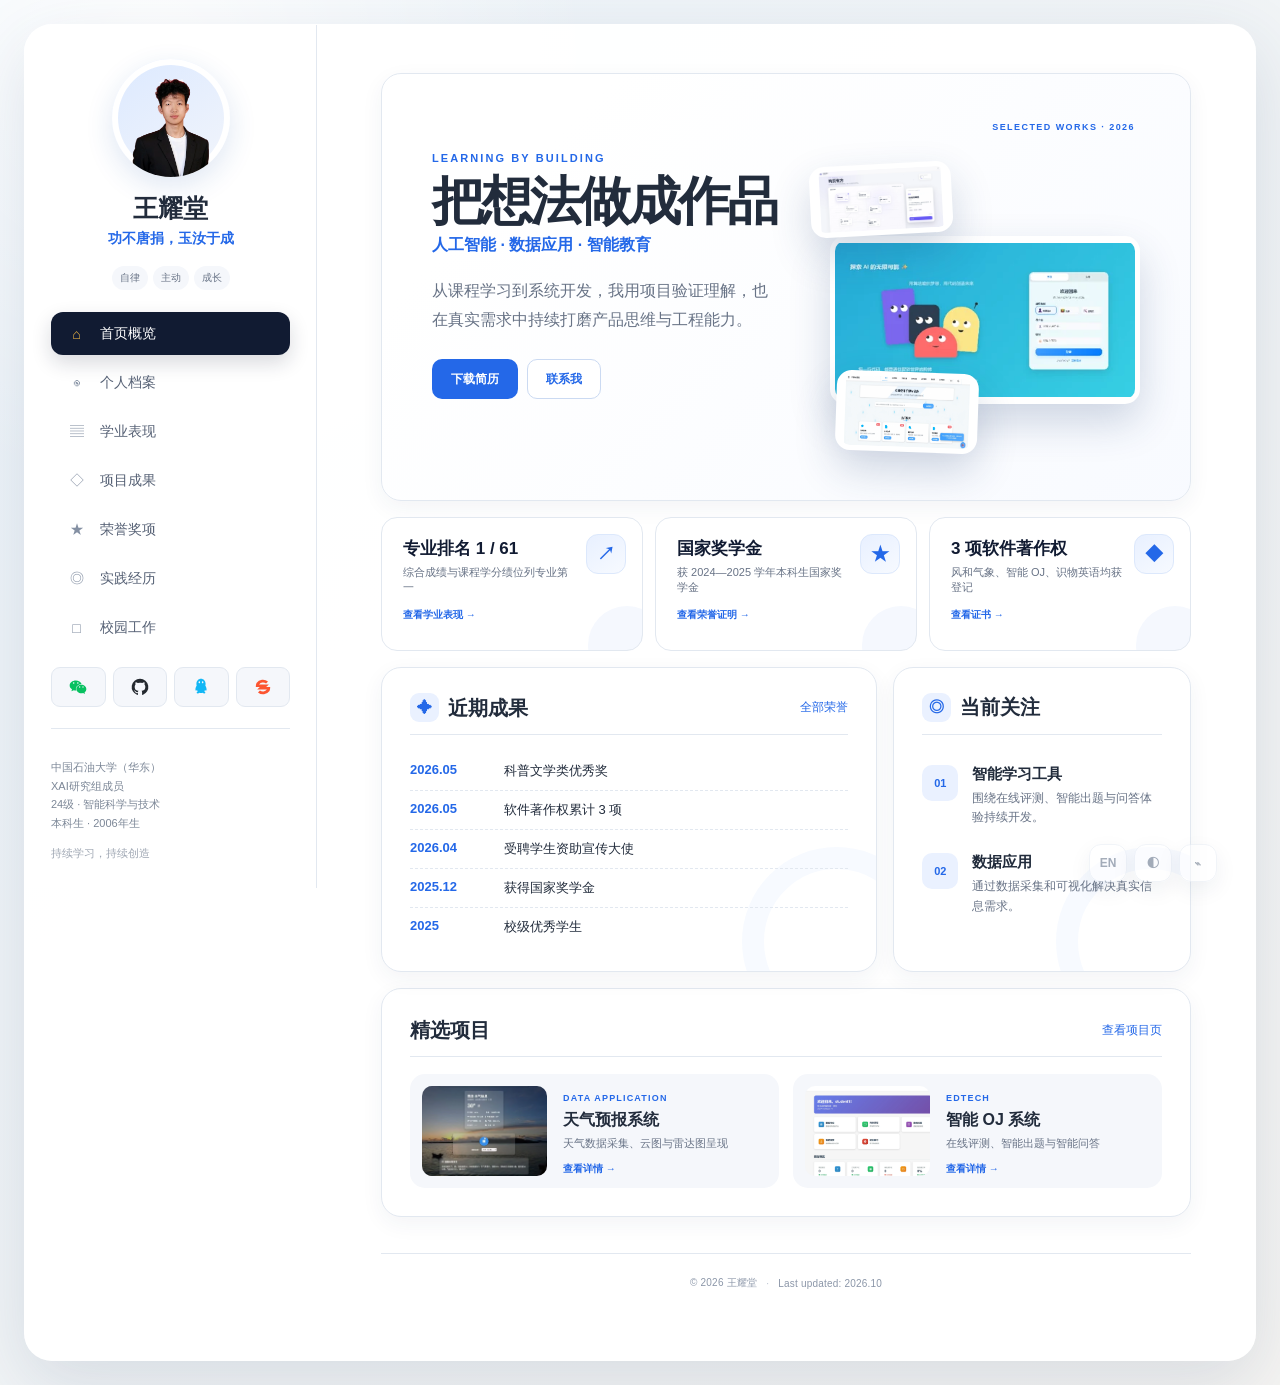
<file: index.html>
<!doctype html>
<html lang="zh-CN">
<head><meta charset="UTF-8"><meta name="viewport" content="width=device-width,initial-scale=1"><meta name="description" content="王耀堂的个人主页"><link rel="canonical" href="https://xiao1783.github.io/"><link rel="icon" href="assets/favicon.svg" type="image/svg+xml"><link rel="icon" href="favicon.ico" sizes="any"><link rel="apple-touch-icon" href="assets/apple-touch-icon.png"><meta property="og:type" content="website"><meta property="og:site_name" content="王耀堂的个人主页"><meta property="og:title" content="王耀堂｜首页"><meta property="og:description" content="王耀堂的个人主页：项目成果、学业表现、荣誉奖项与实践经历。"><meta property="og:url" content="https://xiao1783.github.io/"><meta property="og:image" content="https://xiao1783.github.io/assets/og-cover.png"><meta property="og:locale" content="zh_CN"><meta name="twitter:card" content="summary_large_image"><script type="application/ld+json">{"@context":"https://schema.org","@type":"Person","name":"王耀堂","alternateName":"Yaotang Wang","url":"https://xiao1783.github.io/","image":"https://xiao1783.github.io/assets/portrait.webp","jobTitle":"智能科学与技术本科生","affiliation":{"@type":"CollegeOrUniversity","name":"中国石油大学（华东）"},"sameAs":["https://github.com/xiao1783"],"knowsAbout":["人工智能","数据应用","智能教育","计算机视觉"]}</script><title>王耀堂｜首页</title><link rel="stylesheet" href="styles.css"><link rel="stylesheet" href="home.css"></head>
<body data-page="home"><div class="mobile-head"><a href="index.html">王耀堂</a><button id="menuButton">导航</button></div><div class="site-shell"><aside id="sidebar"></aside><main class="page home-page">
  <section class="welcome panel"><div class="welcome-copy"><p class="eyebrow">LEARNING BY BUILDING</p><h1>把想法做成作品</h1><p class="role">人工智能 · 数据应用 · 智能教育</p><p class="intro">从课程学习到系统开发，我用项目验证理解，也在真实需求中持续打磨产品思维与工程能力。</p><div class="home-actions"><a class="home-action primary" data-resume-download href="output/pdf/Yaotang-Wang-Resume.pdf" download="王耀堂-个人简历.pdf">下载简历</a><button class="home-action secondary" type="button" data-copy-contact="w18315872969" data-contact-label="微信号">联系我</button><span class="home-contact-status" role="status" aria-live="polite"></span></div></div><div class="welcome-showcase" aria-label="项目界面预览"><span class="showcase-label">SELECTED WORKS · 2026</span><img width="415" height="213" loading="eager" decoding="async" fetchpriority="high" class="showcase-main" src="assets/showcase-cover.webp" alt="项目视觉封面"><img width="2400" height="1196" loading="eager" decoding="async" class="showcase-card showcase-weather" src="assets/showcase-visual-intro.webp" alt="可视化导论界面"><img width="1613" height="902" loading="eager" decoding="async" class="showcase-card showcase-motion" src="assets/showcase-qianlv.webp" alt="千律AI法务界面"></div></section>
  <section class="metric-row home-highlights" aria-label="重点成果"><a href="study.html"><article data-icon="↗"><strong>专业排名 1 / 61</strong><span>综合成绩与课程学分绩位列专业第一</span><em>查看学业表现 →</em></article></a><a href="honors.html?category=academic"><article data-icon="★"><strong>国家奖学金</strong><span>获 2024—2025 学年本科生国家奖学金</span><em>查看荣誉证明 →</em></article></a><a href="honors.html"><article data-icon="◆"><strong>3 项软件著作权</strong><span>风和气象、智能 OJ、识物英语均获登记</span><em>查看证书 →</em></article></a></section>
  <section class="home-grid"><article class="panel updates"><div class="section-title"><h2><i class="title-icon">✦</i>近期成果</h2><a href="honors.html">全部荣誉</a></div><ul class="update-list"><li><time>2026.05</time><span>科普文学类优秀奖</span></li><li><time>2026.05</time><span>软件著作权累计 3 项</span></li><li><time>2026.04</time><span>受聘学生资助宣传大使</span></li><li><time>2025.12</time><span>获得国家奖学金</span></li><li><time>2025</time><span>校级优秀学生</span></li></ul></article><article class="panel focus"><div class="section-title"><h2><i class="title-icon">◎</i>当前关注</h2></div><div class="focus-item"><span>01</span><div><h3>智能学习工具</h3><p>围绕在线评测、智能出题与问答体验持续开发。</p></div></div><div class="focus-item"><span>02</span><div><h3>数据应用</h3><p>通过数据采集和可视化解决真实信息需求。</p></div></div></article></section>
  <section class="panel featured"><div class="section-title"><h2>精选项目</h2><a href="projects.html">查看项目页</a></div><div class="featured-grid"><a class="feature-card" href="projects.html#weather"><img width="687" height="370" loading="lazy" decoding="async" src="assets/weather-representative.webp" alt="天气预报系统"><div><small>DATA APPLICATION</small><h3>天气预报系统</h3><p>天气数据采集、云图与雷达图呈现</p><span class="feature-link">查看详情 →</span></div></a><a class="feature-card" href="projects.html#smart-oj"><img width="2400" height="1150" loading="lazy" decoding="async" src="assets/oj-dashboard.webp" alt="智能 OJ 系统"><div><small>EDTECH</small><h3>智能 OJ 系统</h3><p>在线评测、智能出题与智能问答</p><span class="feature-link">查看详情 →</span></div></a></div></section>
</main></div><script src="script.js"></script></body></html>
</file>
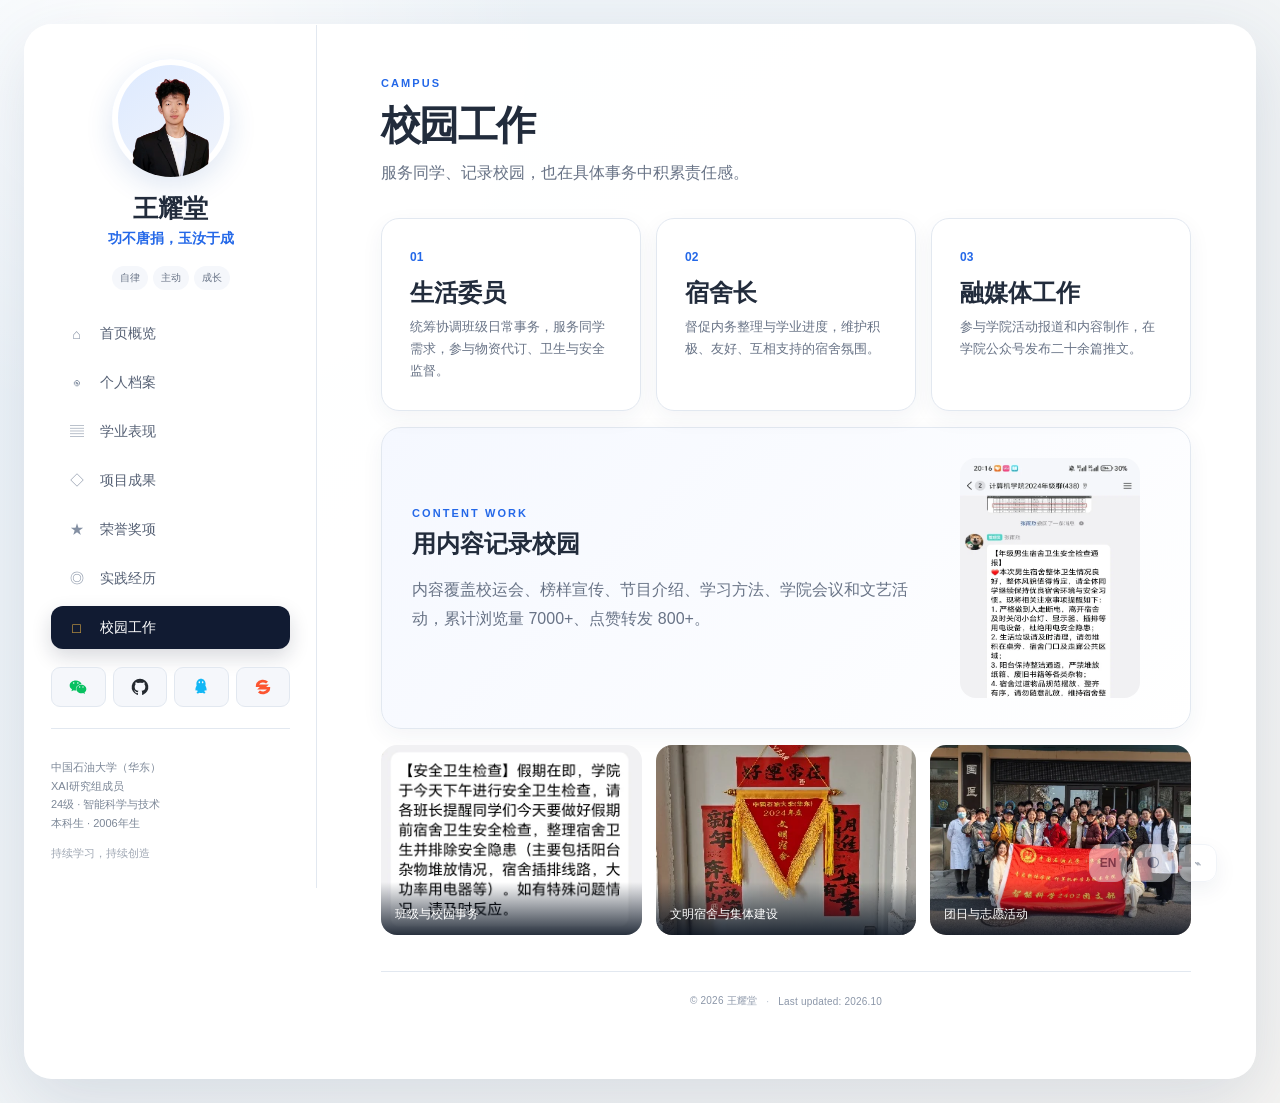
<file: campus.html>
<!doctype html><html lang="zh-CN"><head><meta charset="UTF-8"><meta name="viewport" content="width=device-width,initial-scale=1"><meta name="description" content="王耀堂参与的班级服务、宿舍建设与融媒体校园工作。"><link rel="canonical" href="https://xiao1783.github.io/campus.html"><link rel="icon" href="assets/favicon.svg" type="image/svg+xml"><link rel="icon" href="favicon.ico" sizes="any"><link rel="apple-touch-icon" href="assets/apple-touch-icon.png"><meta property="og:type" content="website"><meta property="og:site_name" content="王耀堂的个人主页"><meta property="og:title" content="校园工作｜王耀堂"><meta property="og:description" content="王耀堂参与的班级服务、宿舍建设与融媒体校园工作。"><meta property="og:url" content="https://xiao1783.github.io/campus.html"><meta property="og:image" content="https://xiao1783.github.io/assets/og-cover.png"><meta property="og:locale" content="zh_CN"><meta name="twitter:card" content="summary_large_image"><title>校园工作｜王耀堂</title><link rel="stylesheet" href="styles.css"><link rel="stylesheet" href="campus.css"></head><body data-page="campus"><div class="mobile-head"><a href="index.html">王耀堂</a><button id="menuButton">导航</button></div><div class="site-shell"><aside id="sidebar"></aside><main class="page"><header class="page-head"><p class="eyebrow">CAMPUS</p><h1>校园工作</h1><p>服务同学、记录校园，也在具体事务中积累责任感。</p></header><section class="role-grid"><article class="panel"><span class="role-icon">01</span><h2>生活委员</h2><p>统筹协调班级日常事务，服务同学需求，参与物资代订、卫生与安全监督。</p></article><article class="panel"><span class="role-icon">02</span><h2>宿舍长</h2><p>督促内务整理与学业进度，维护积极、友好、互相支持的宿舍氛围。</p></article><article class="panel"><span class="role-icon">03</span><h2>融媒体工作</h2><p>参与学院活动报道和内容制作，在学院公众号发布二十余篇推文。</p></article></section><section class="panel media-summary"><div><p class="eyebrow">CONTENT WORK</p><h2>用内容记录校园</h2><p>内容覆盖校运会、榜样宣传、节目介绍、学习方法、学院会议和文艺活动，累计浏览量 7000+、点赞转发 800+。</p></div><img width="509" height="1022" loading="lazy" decoding="async" class="campus-image" src="assets/media-work.webp" alt="融媒体工作现场"></section><section class="campus-gallery"><figure><img width="544" height="392" loading="lazy" decoding="async" class="campus-image" src="assets/campus-service.webp" alt="校园服务"><figcaption>班级与校园事务</figcaption></figure><figure><img width="351" height="392" loading="lazy" decoding="async" class="campus-image" src="assets/dorm-award.webp" alt="宿舍荣誉"><figcaption>文明宿舍与集体建设</figcaption></figure><figure><img width="843" height="630" loading="lazy" decoding="async" class="campus-image" src="assets/volunteer-group.webp" alt="团日活动"><figcaption>团日与志愿活动</figcaption></figure></section></main></div><script src="script.js"></script></body></html>
</file>
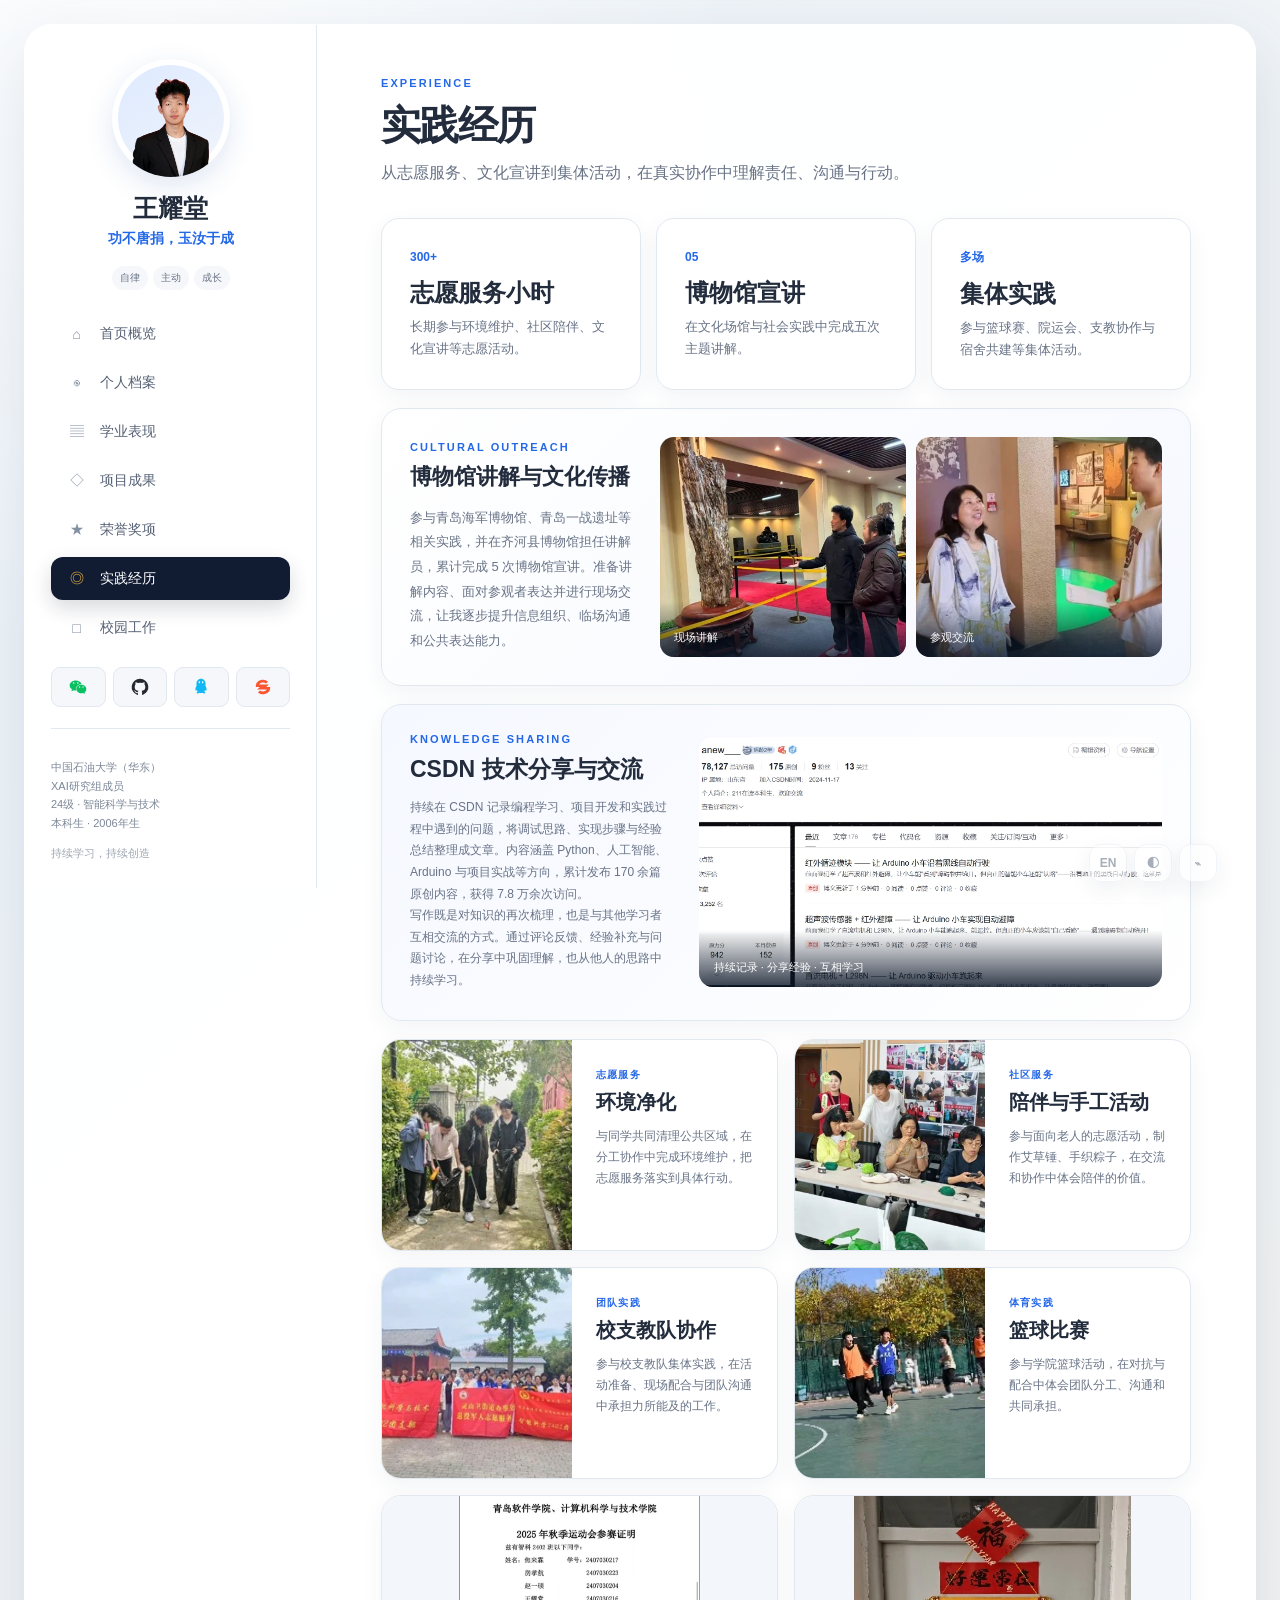
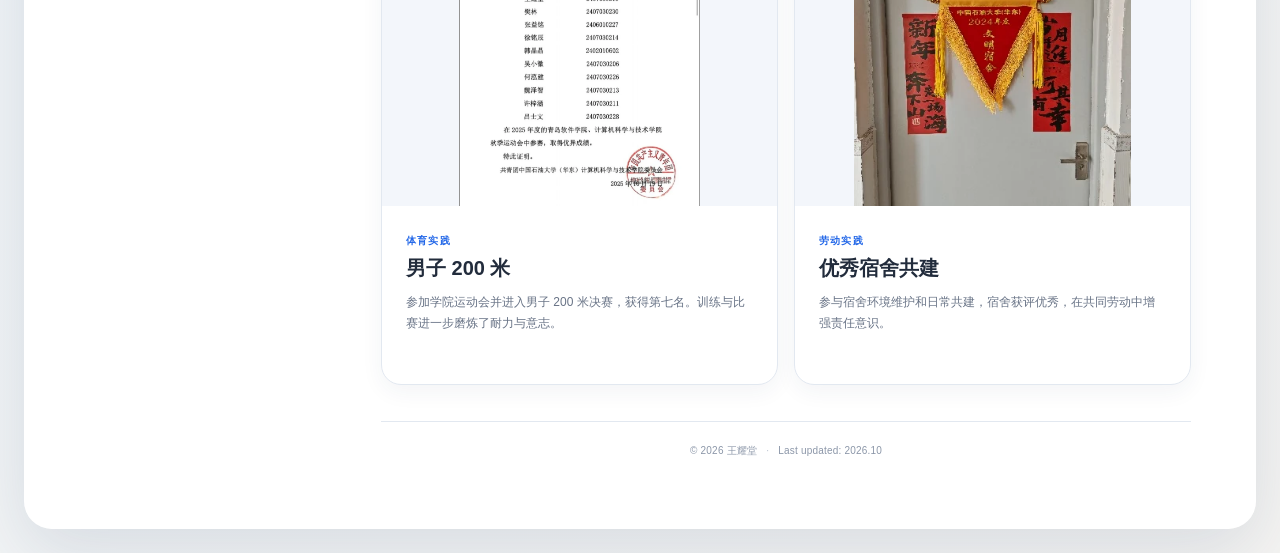
<file: experience.html>
<!doctype html>
<html lang="zh-CN">
<head>
  <meta charset="UTF-8">
  <meta name="viewport" content="width=device-width,initial-scale=1">
  <meta name="description" content="王耀堂的志愿服务、文化宣讲、技术分享与集体实践经历。">
  <link rel="canonical" href="https://xiao1783.github.io/experience.html">
  <link rel="icon" href="assets/favicon.svg" type="image/svg+xml">
  <link rel="icon" href="favicon.ico" sizes="any">
  <link rel="apple-touch-icon" href="assets/apple-touch-icon.png">
  <meta property="og:type" content="website">
  <meta property="og:site_name" content="王耀堂的个人主页">
  <meta property="og:title" content="实践经历｜王耀堂">
  <meta property="og:description" content="王耀堂的志愿服务、文化宣讲、技术分享与集体实践经历。">
  <meta property="og:url" content="https://xiao1783.github.io/experience.html">
  <meta property="og:image" content="https://xiao1783.github.io/assets/og-cover.png">
  <meta property="og:locale" content="zh_CN">
  <meta name="twitter:card" content="summary_large_image">
  <title>实践经历｜王耀堂</title>
  <link rel="stylesheet" href="styles.css">
  <link rel="stylesheet" href="experience.css">
</head>
<body data-page="experience">
  <div class="mobile-head"><a href="index.html">王耀堂</a><button id="menuButton">导航</button></div>
  <div class="site-shell">
    <aside id="sidebar"></aside>
    <main class="page">
      <header class="page-head">
        <p class="eyebrow">EXPERIENCE</p>
        <h1>实践经历</h1>
        <p>从志愿服务、文化宣讲到集体活动，在真实协作中理解责任、沟通与行动。</p>
      </header>

      <section class="role-grid experience-metrics">
        <article class="panel"><span class="role-icon">300+</span><h2>志愿服务小时</h2><p>长期参与环境维护、社区陪伴、文化宣讲等志愿活动。</p></article>
        <article class="panel"><span class="role-icon">05</span><h2>博物馆宣讲</h2><p>在文化场馆与社会实践中完成五次主题讲解。</p></article>
        <article class="panel"><span class="role-icon">多场</span><h2>集体实践</h2><p>参与篮球赛、院运会、支教协作与宿舍共建等集体活动。</p></article>
      </section>

      <section class="experience-feature panel">
        <div class="experience-feature-copy">
          <p class="eyebrow">CULTURAL OUTREACH</p>
          <h2>博物馆讲解与文化传播</h2>
          <p>参与青岛海军博物馆、青岛一战遗址等相关实践，并在齐河县博物馆担任讲解员，累计完成 5 次博物馆宣讲。准备讲解内容、面对参观者表达并进行现场交流，让我逐步提升信息组织、临场沟通和公共表达能力。</p>
        </div>
        <div class="experience-feature-gallery">
          <figure><img width="446" height="595" loading="lazy" decoding="async" class="experience-image" src="assets/experience-museum-guide.webp" alt="在博物馆进行现场讲解"><figcaption>现场讲解</figcaption></figure>
          <figure><img width="555" height="367" loading="lazy" decoding="async" class="experience-image" src="assets/experience-museum-interview.webp" alt="在博物馆与参观者交流"><figcaption>参观交流</figcaption></figure>
        </div>
      </section>

      <section class="experience-share panel">
        <div class="experience-share-copy">
          <p class="eyebrow">KNOWLEDGE SHARING</p>
          <h2>CSDN 技术分享与交流</h2>
          <p>持续在 CSDN 记录编程学习、项目开发和实践过程中遇到的问题，将调试思路、实现步骤与经验总结整理成文章。内容涵盖 Python、人工智能、Arduino 与项目实战等方向，累计发布 170 余篇原创内容，获得 7.8 万余次访问。</p>
          <p>写作既是对知识的再次梳理，也是与其他学习者互相交流的方式。通过评论反馈、经验补充与问题讨论，在分享中巩固理解，也从他人的思路中持续学习。</p>
        </div>
        <figure><img width="1978" height="861" loading="lazy" decoding="async" class="experience-image" src="assets/csdn-profile.webp" alt="CSDN 技术博客个人主页"><figcaption>持续记录 · 分享经验 · 互相学习</figcaption></figure>
      </section>

      <section class="experience-grid experience-grid--landscape" aria-label="横向实践照片">
        <article class="experience-card panel"><img width="308" height="231" loading="lazy" decoding="async" class="experience-image" src="assets/experience-environment.webp" alt="参与环境净化志愿服务"><div><span>志愿服务</span><h2>环境净化</h2><p>与同学共同清理公共区域，在分工协作中完成环境维护，把志愿服务落实到具体行动。</p></div></article>
        <article class="experience-card panel"><img width="459" height="344" loading="lazy" decoding="async" class="experience-image" src="assets/experience-community.webp" alt="参与社区陪伴活动"><div><span>社区服务</span><h2>陪伴与手工活动</h2><p>参与面向老人的志愿活动，制作艾草锤、手织粽子，在交流和协作中体会陪伴的价值。</p></div></article>
        <article class="experience-card panel"><img width="323" height="245" loading="lazy" decoding="async" class="experience-image" src="assets/experience-teaching-team.webp" alt="校支教队实践活动合影"><div><span>团队实践</span><h2>校支教队协作</h2><p>参与校支教队集体实践，在活动准备、现场配合与团队沟通中承担力所能及的工作。</p></div></article>
        <article class="experience-card panel"><img width="300" height="204" loading="lazy" decoding="async" class="experience-image" src="assets/experience-basketball.webp" alt="参加学院篮球比赛"><div><span>体育实践</span><h2>篮球比赛</h2><p>参与学院篮球活动，在对抗与配合中体会团队分工、沟通和共同承担。</p></div></article>
      </section>

      <section class="experience-grid experience-grid--portrait" aria-label="竖向实践照片">
        <article class="experience-card panel"><img width="877" height="1128" loading="lazy" decoding="async" class="experience-image" src="assets/sports.webp" alt="参加学院运动会"><div><span>体育实践</span><h2>男子 200 米</h2><p>参加学院运动会并进入男子 200 米决赛，获得第七名。训练与比赛进一步磨炼了耐力与意志。</p></div></article>
        <article class="experience-card panel"><img width="351" height="392" loading="lazy" decoding="async" class="experience-image" src="assets/dorm-award.webp" alt="优秀宿舍流动红旗"><div><span>劳动实践</span><h2>优秀宿舍共建</h2><p>参与宿舍环境维护和日常共建，宿舍获评优秀，在共同劳动中增强责任意识。</p></div></article>
      </section>
    </main>
  </div>
  <script src="script.js"></script>
</body>
</html>
</file>
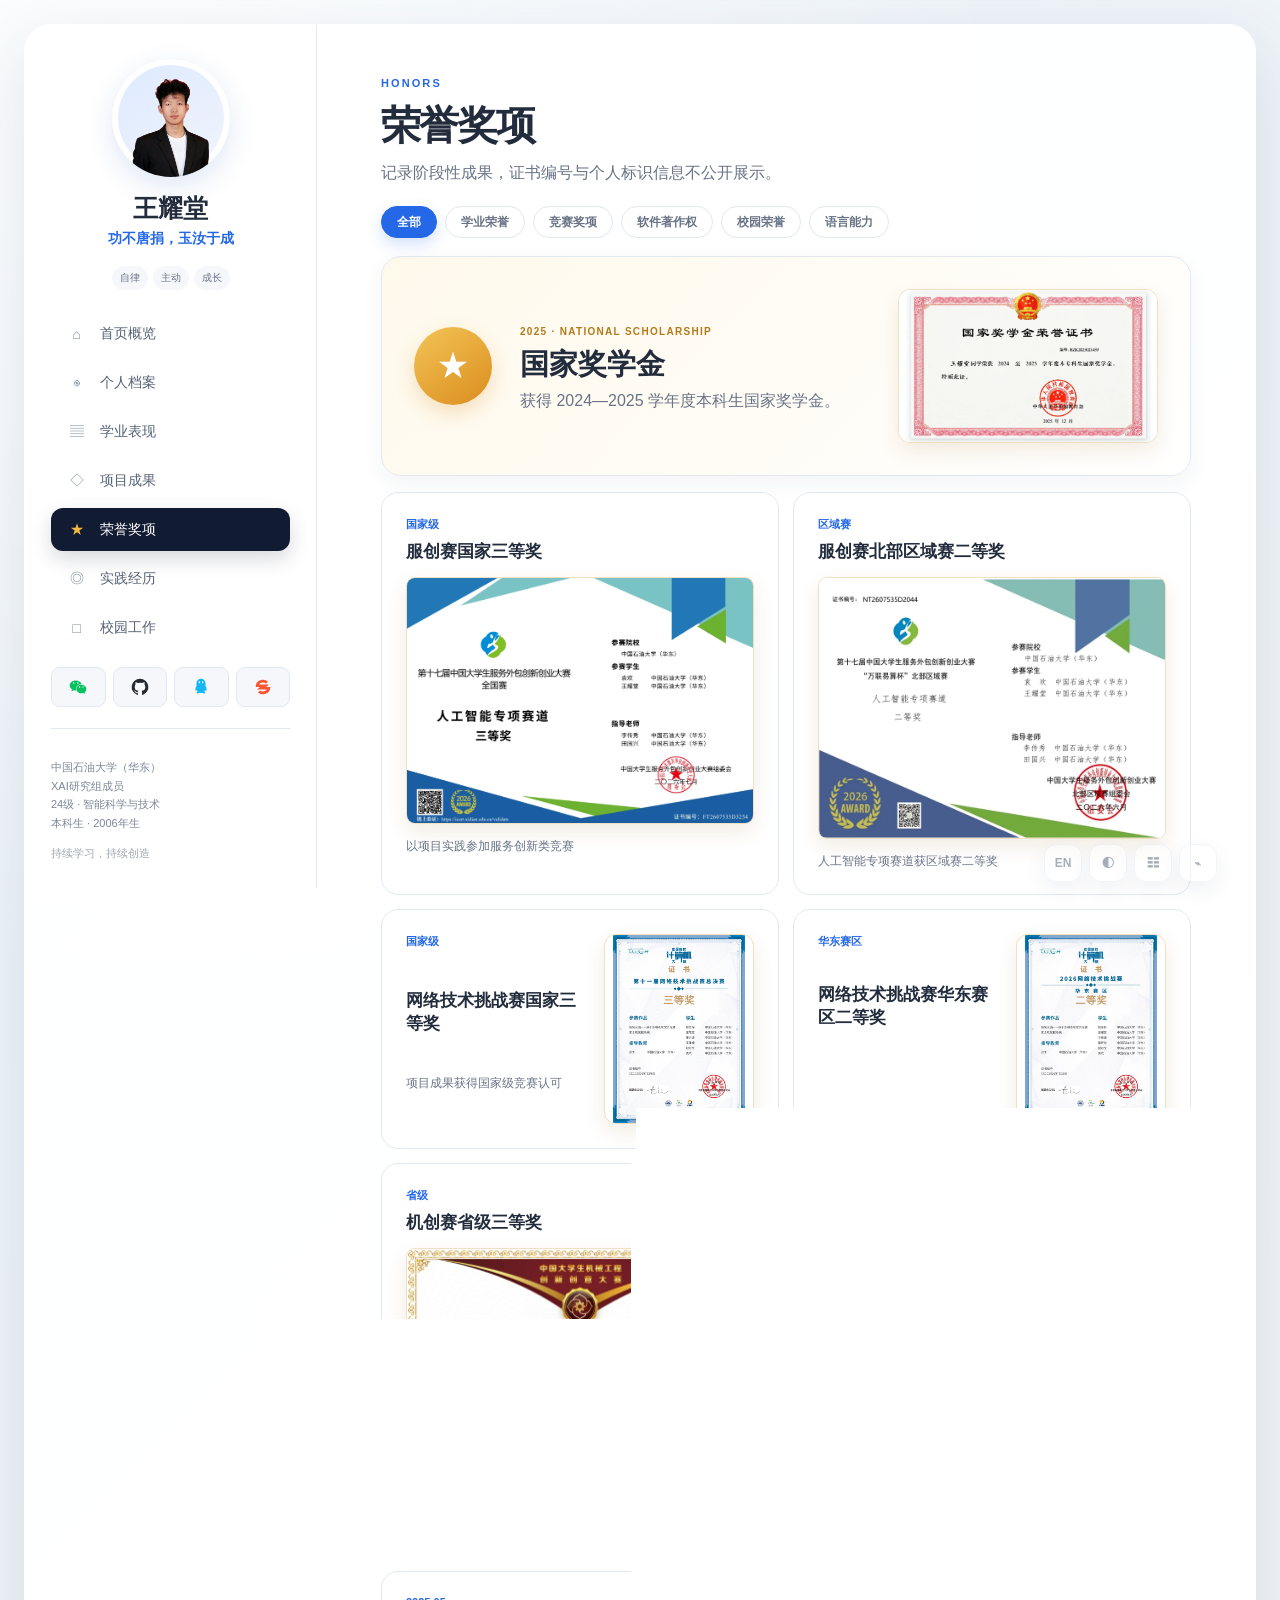
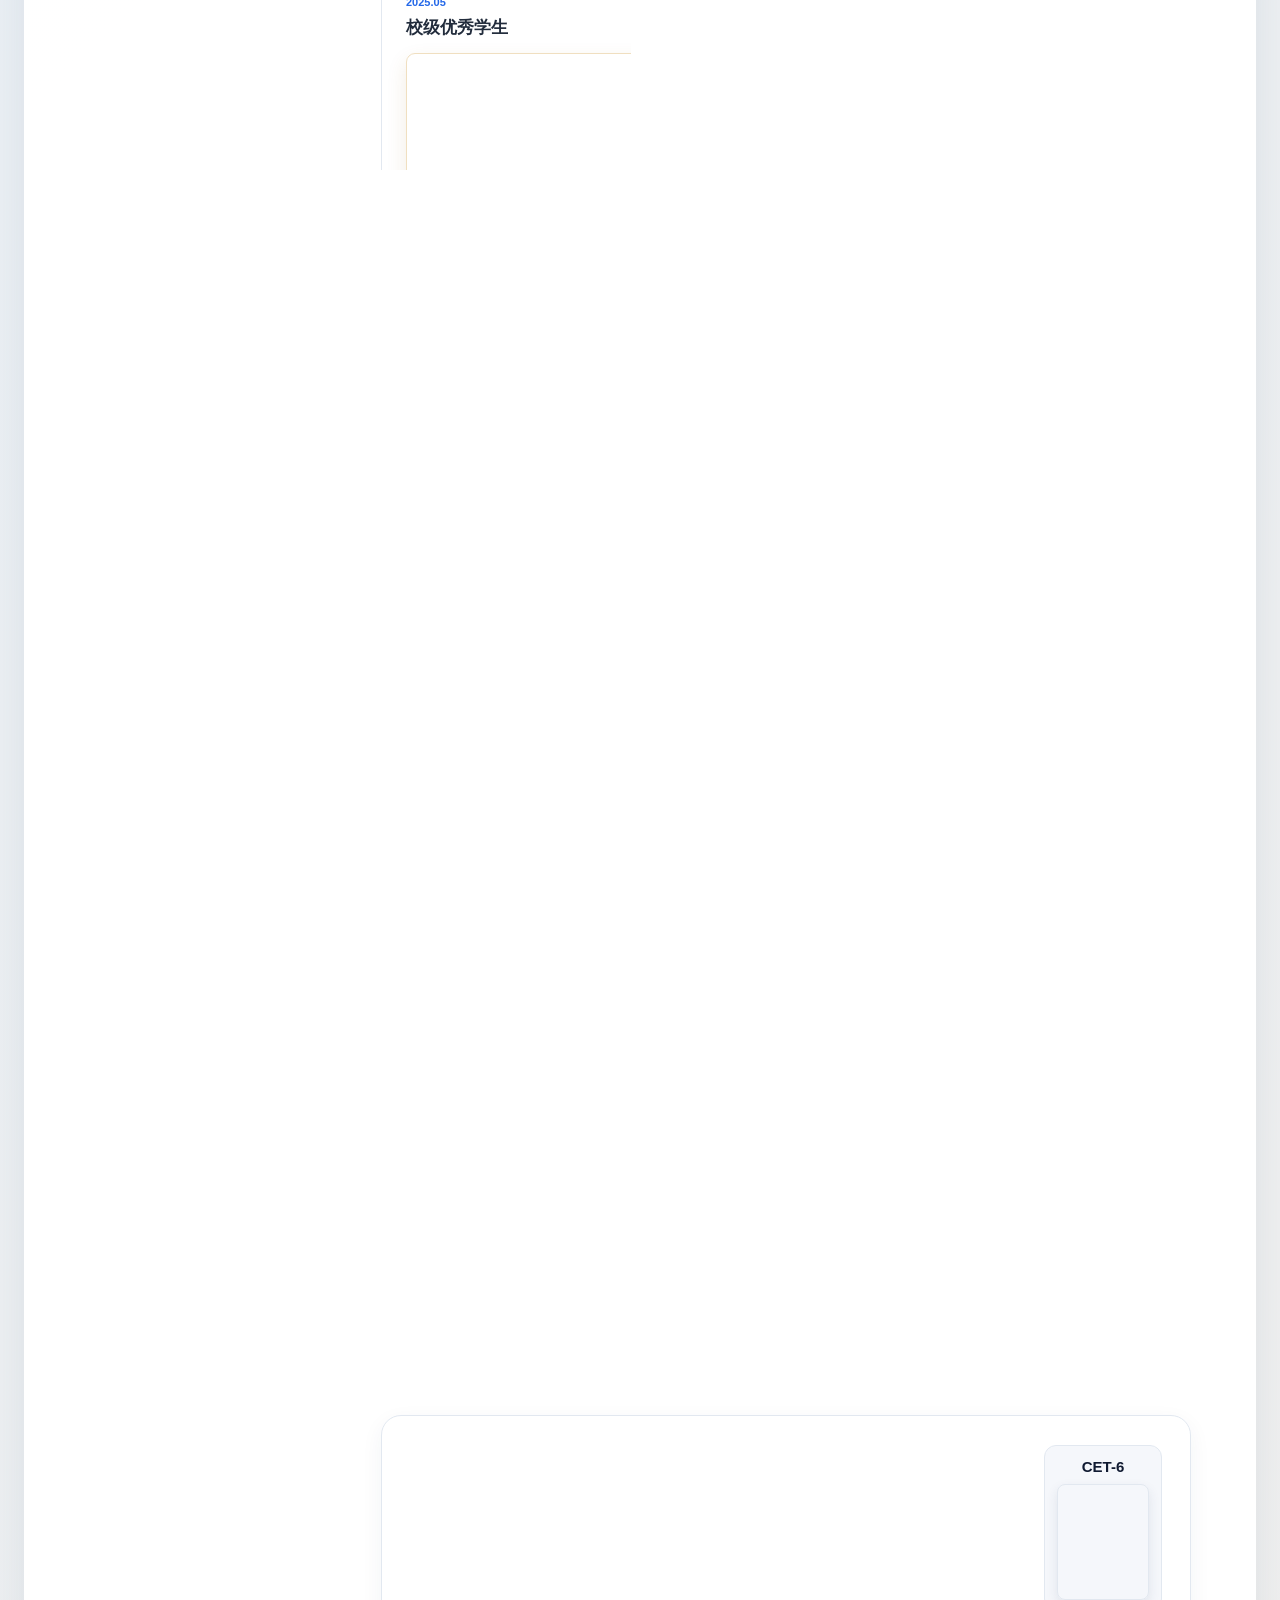
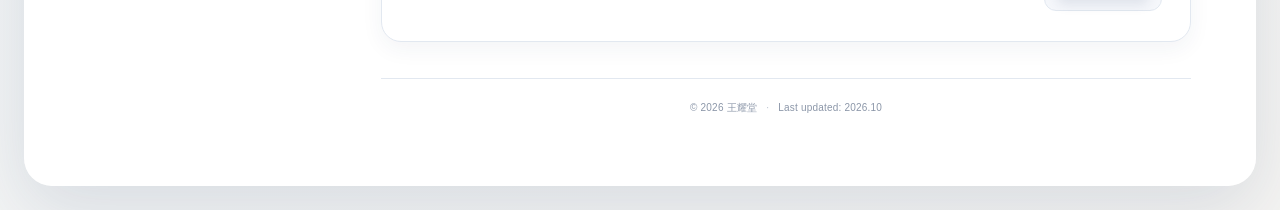
<file: honors.html>
<!doctype html>
<html lang="zh-CN">
<head><meta charset="UTF-8"><meta name="viewport" content="width=device-width,initial-scale=1"><meta name="description" content="王耀堂获得的奖学金、竞赛奖项、软件著作权与校园荣誉。"><link rel="canonical" href="https://xiao1783.github.io/honors.html"><link rel="icon" href="assets/favicon.svg" type="image/svg+xml"><link rel="icon" href="favicon.ico" sizes="any"><link rel="apple-touch-icon" href="assets/apple-touch-icon.png"><meta property="og:type" content="website"><meta property="og:site_name" content="王耀堂的个人主页"><meta property="og:title" content="荣誉奖项｜王耀堂"><meta property="og:description" content="王耀堂获得的奖学金、竞赛奖项、软件著作权与校园荣誉。"><meta property="og:url" content="https://xiao1783.github.io/honors.html"><meta property="og:image" content="https://xiao1783.github.io/assets/og-cover.png"><meta property="og:locale" content="zh_CN"><meta name="twitter:card" content="summary_large_image"><title>荣誉奖项｜王耀堂</title><link rel="stylesheet" href="styles.css"><link rel="stylesheet" href="honors.css"></head>
<body data-page="honors"><div class="mobile-head"><a href="index.html">王耀堂</a><button id="menuButton">导航</button></div><div class="site-shell"><aside id="sidebar"></aside><main class="page">
  <header class="page-head"><p class="eyebrow">HONORS</p><h1>荣誉奖项</h1><p>记录阶段性成果，证书编号与个人标识信息不公开展示。</p></header>
  <div class="honor-filters" aria-label="荣誉分类筛选">
    <button class="active" type="button" data-honor-filter="all" aria-pressed="true">全部</button>
    <button type="button" data-honor-filter="academic" aria-pressed="false">学业荣誉</button>
    <button type="button" data-honor-filter="competition" aria-pressed="false">竞赛奖项</button>
    <button type="button" data-honor-filter="copyright" aria-pressed="false">软件著作权</button>
    <button type="button" data-honor-filter="campus" aria-pressed="false">校园荣誉</button>
    <button type="button" data-honor-filter="language" aria-pressed="false">语言能力</button>
  </div>
  <section class="honor-feature panel" data-honor-category="academic"><div class="medal">★</div><div class="honor-feature-copy"><span>2025 · NATIONAL SCHOLARSHIP</span><h2>国家奖学金</h2><p>获得 2024—2025 学年度本科生国家奖学金。</p></div><img width="1400" height="840" loading="lazy" decoding="async" class="honor-certificate" src="assets/national-scholarship.webp" alt="国家奖学金荣誉证书"></section>
  <section class="honor-grid">
    <article data-honor-category="competition"><time>国家级</time><b>服创赛国家三等奖</b><img width="1640" height="1161" loading="lazy" decoding="async" class="honor-certificate honor-grid-certificate" src="assets/service-innovation-award.webp" alt="服创赛国家三等奖证书"><p>以项目实践参加服务创新类竞赛</p></article>
    <article data-honor-category="competition"><time>区域赛</time><b>服创赛北部区域赛二等奖</b><img width="812" height="610" loading="lazy" decoding="async" class="honor-certificate honor-grid-certificate" src="assets/service-innovation-regional-award.webp" alt="服创赛北部区域赛二等奖证书"><p>人工智能专项赛道获区域赛二等奖</p></article>
    <article class="honor-with-certificate" data-honor-category="competition"><time>国家级</time><b>网络技术挑战赛国家三等奖</b><img width="990" height="1400" loading="lazy" decoding="async" class="honor-certificate network-award-certificate" src="assets/network-technology-award.webp" alt="网络技术挑战赛国家三等奖证书"><p>项目成果获得国家级竞赛认可</p></article>
    <article class="honor-with-certificate" data-honor-category="competition"><time>华东赛区</time><b>网络技术挑战赛华东赛区二等奖</b><img width="989" height="1400" loading="lazy" decoding="async" class="honor-certificate network-award-certificate" src="assets/network-east-china-award.webp" alt="网络技术挑战赛华东赛区二等奖证书"><p>获得网络技术挑战赛华东赛区二等奖</p></article>
    <article data-honor-category="competition"><time>省级</time><b>机创赛省级三等奖</b><img width="1400" height="990" loading="lazy" decoding="async" class="honor-certificate honor-grid-certificate" src="assets/mechanical-innovation-award.webp" alt="机创赛省级三等奖证书"><p>参加中国大学生机械工程创新创意大赛省选拔赛</p></article>
    <article data-honor-category="competition"><time>数学竞赛</time><b>全国大学生数学竞赛二等奖</b><img width="1400" height="1015" loading="lazy" decoding="async" class="honor-certificate honor-grid-certificate" src="assets/math-competition-award.webp" alt="全国大学生数学竞赛二等奖证书"><p>系统梳理高等数学知识并参与竞赛</p></article>
    <article data-honor-category="academic"><time>2025.05</time><b>校级优秀学生</b><img width="1114" height="787" loading="lazy" decoding="async" class="honor-certificate honor-grid-certificate" src="assets/excellent-student-award.webp" alt="校级优秀学生荣誉证书"><p>综合表现与校园实践获学校认可</p></article>
    <article data-honor-category="campus"><time>2026.05</time><b>优秀共青团员</b><img width="1643" height="1153" loading="lazy" decoding="async" class="honor-certificate honor-grid-certificate" src="assets/outstanding-league-member-award.webp" alt="优秀共青团员荣誉证书"><p>思想表现与集体服务获得认可</p></article>
    <article data-honor-category="competition"><time>2026.05</time><b>科普文学类优秀奖</b><img width="1400" height="997" loading="lazy" decoding="async" class="honor-certificate honor-grid-certificate" src="assets/science-literature-award.webp" alt="科普文学类优秀奖证书"><p>《蓝色守护者：海洋如何为地球碳中和助力》</p></article>
    <article data-honor-category="campus"><time>2026.04</time><b>学生资助宣传大使</b><img width="1119" height="787" loading="lazy" decoding="async" class="honor-certificate honor-grid-certificate" src="assets/student-aid-ambassador.webp" alt="学生资助宣传大使聘书"><p>参与学校学生资助宣传工作</p></article>
    <article class="honor-with-certificate" data-honor-category="copyright"><time>2026.05</time><b>风和气象软件著作权</b><img width="840" height="1135" loading="lazy" decoding="async" class="honor-certificate copyright-certificate" src="assets/copyright-weather-system.webp" alt="基于爬虫的天气预报系统软件著作权登记证书"><p>基于爬虫的天气预报系统 V1.0</p></article>
    <article class="honor-with-certificate" data-honor-category="copyright"><time>2026.03</time><b>UPCOJ 软件著作权</b><img width="838" height="1134" loading="lazy" decoding="async" class="honor-certificate copyright-certificate" src="assets/copyright-oj-system.webp" alt="基于 Flask 框架的智能 OJ 系统软件著作权登记证书"><p>基于 Flask 框架的智能 OJ 系统 V1.0</p></article>
    <article class="honor-with-certificate" data-honor-category="copyright"><time>2026.02</time><b>识物英语软件著作权</b><img width="839" height="1124" loading="lazy" decoding="async" class="honor-certificate copyright-certificate" src="assets/copyright-english-system.webp" alt="基于 YOLOv5 模型的智能识物英语系统软件著作权登记证书"><p>基于 YOLOv5 模型的智能识物英语系统 V1.0</p></article>
    <article data-honor-category="campus"><time>2025.10</time><b>运动会男子 200 米第七名</b><p>进入学院运动会项目决赛</p></article>
    <article data-honor-category="campus"><time>2026.05</time><b>党校发展对象培训班结业</b><p>完成党校发展对象培训班学习，考核合格、准予结业</p></article>
    <article data-honor-category="competition"><time>竞赛</time><b>思创赛三等奖</b><p>参与创新创意类竞赛，作品获三等奖</p></article>
  </section>
  <section class="panel language" data-honor-category="language"><div class="language-copy"><h2>语言能力</h2><p>已通过大学英语四级、六级考试，成绩均达到合格线以上。</p><div class="language-score-summary"><div><b>CET-4</b><strong>558 分</strong><small>听力 198 · 阅读 214 · 写作与翻译 146</small></div><div><b>CET-6</b><strong>538 分</strong><small>听力 194 · 阅读 181 · 写作与翻译 163</small></div></div></div><div class="language-results"><figure><figcaption><strong>CET-4</strong></figcaption><img width="724" height="1048" loading="lazy" decoding="async" class="honor-certificate language-certificate" src="assets/cet4-score-report.webp" alt="大学英语四级成绩报告单"></figure><figure><figcaption><strong>CET-6</strong></figcaption><img width="727" height="1053" loading="lazy" decoding="async" class="honor-certificate language-certificate" src="assets/cet6-score-report.webp" alt="大学英语六级成绩报告单"></figure></div></section>
</main></div><script src="script.js"></script></body></html>
</file>
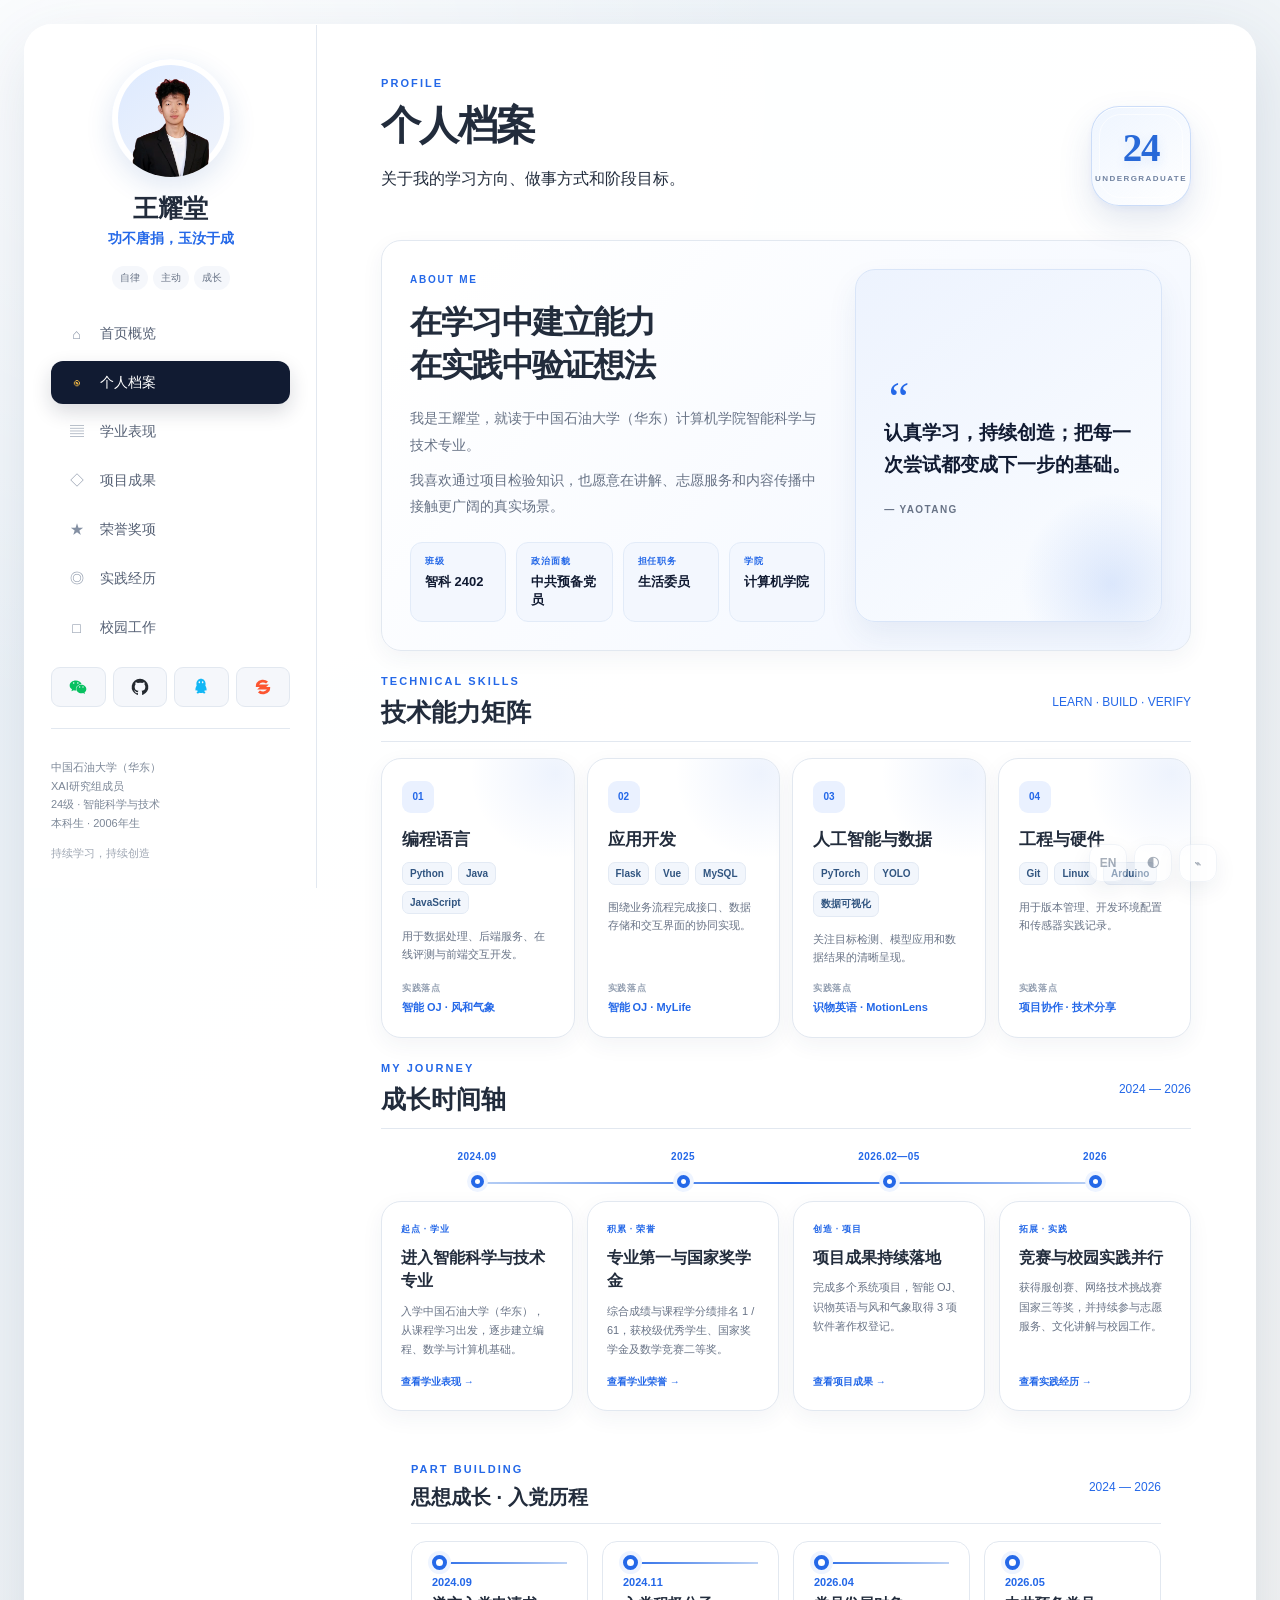
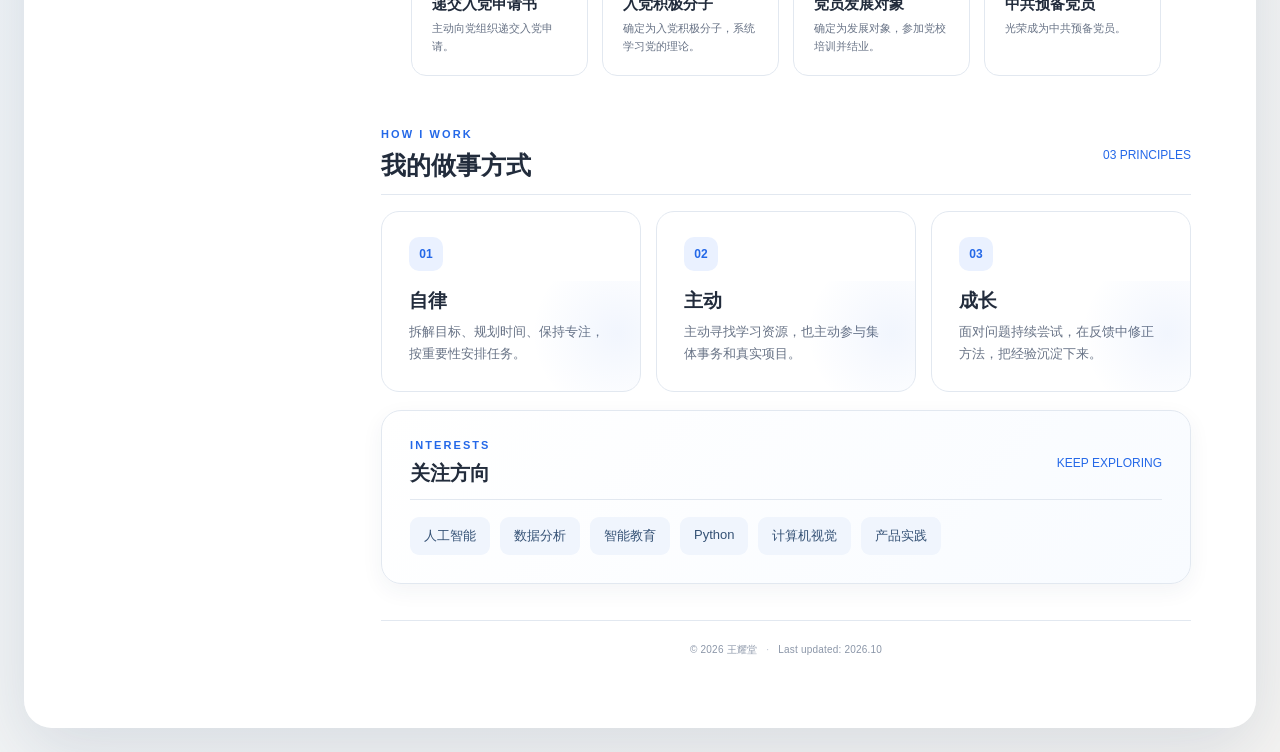
<file: profile.html>
<!doctype html>
<html lang="zh-CN">
<head><meta charset="UTF-8"><meta name="viewport" content="width=device-width,initial-scale=1"><meta name="description" content="王耀堂的个人档案、学习方向、能力特点与阶段目标。"><link rel="canonical" href="https://xiao1783.github.io/profile.html"><link rel="icon" href="assets/favicon.svg" type="image/svg+xml"><link rel="icon" href="favicon.ico" sizes="any"><link rel="apple-touch-icon" href="assets/apple-touch-icon.png"><meta property="og:type" content="website"><meta property="og:site_name" content="王耀堂的个人主页"><meta property="og:title" content="个人档案｜王耀堂"><meta property="og:description" content="王耀堂的个人档案、学习方向、能力特点与阶段目标。"><meta property="og:url" content="https://xiao1783.github.io/profile.html"><meta property="og:image" content="https://xiao1783.github.io/assets/og-cover.png"><meta property="og:locale" content="zh_CN"><meta name="twitter:card" content="summary_large_image"><title>个人档案｜王耀堂</title><link rel="stylesheet" href="styles.css"><link rel="stylesheet" href="profile.css"></head>
<body data-page="profile"><div class="mobile-head"><a href="index.html">王耀堂</a><button id="menuButton">导航</button></div><div class="site-shell"><aside id="sidebar"></aside><main class="page">
  <header class="page-head profile-head"><div><p class="eyebrow">PROFILE</p><h1>个人档案</h1><p>关于我的学习方向、做事方式和阶段目标。</p></div><span class="profile-mark"><b>24</b><small>UNDERGRADUATE</small></span></header>
  <section class="profile-hero panel"><div class="profile-lead"><span class="profile-label">ABOUT ME</span><h2>在学习中建立能力<br>在实践中验证想法</h2><p>我是王耀堂，就读于中国石油大学（华东）计算机学院智能科学与技术专业。</p><p>我喜欢通过项目检验知识，也愿意在讲解、志愿服务和内容传播中接触更广阔的真实场景。</p><ul class="profile-meta"><li><span>班级</span>智科 2402</li><li><span>政治面貌</span>中共预备党员</li><li><span>担任职务</span>生活委员</li><li><span>学院</span>计算机学院</li></ul></div><div class="profile-note"><i>“</i><p>认真学习，持续创造；把每一次尝试都变成下一步的基础。</p><span>— YAOTANG</span></div></section>
  <section class="skill-matrix"><div class="section-title"><div><p class="eyebrow">TECHNICAL SKILLS</p><h2>技术能力矩阵</h2></div><span>LEARN · BUILD · VERIFY</span></div><div class="skill-grid">
    <article class="skill-card panel"><span class="skill-number">01</span><h3>编程语言</h3><div class="skill-tags"><span>Python</span><span>Java</span><span>JavaScript</span></div><p>用于数据处理、后端服务、在线评测与前端交互开发。</p><small>实践落点</small><a href="projects.html#smart-oj">智能 OJ · 风和气象</a></article>
    <article class="skill-card panel"><span class="skill-number">02</span><h3>应用开发</h3><div class="skill-tags"><span>Flask</span><span>Vue</span><span>MySQL</span></div><p>围绕业务流程完成接口、数据存储和交互界面的协同实现。</p><small>实践落点</small><a href="projects.html#mylife">智能 OJ · MyLife</a></article>
    <article class="skill-card panel"><span class="skill-number">03</span><h3>人工智能与数据</h3><div class="skill-tags"><span>PyTorch</span><span>YOLO</span><span>数据可视化</span></div><p>关注目标检测、模型应用和数据结果的清晰呈现。</p><small>实践落点</small><a href="projects.html#word-english">识物英语 · MotionLens</a></article>
    <article class="skill-card panel"><span class="skill-number">04</span><h3>工程与硬件</h3><div class="skill-tags"><span>Git</span><span>Linux</span><span>Arduino</span></div><p>用于版本管理、开发环境配置和传感器实践记录。</p><small>实践落点</small><a href="experience.html">项目协作 · 技术分享</a></article>
  </div></section>
  <section class="journey" id="journey"><div class="section-title"><div><p class="eyebrow">MY JOURNEY</p><h2>成长时间轴</h2></div><span>2024 — 2026</span></div><div class="journey-line">
    <article class="journey-item"><time>2024.09</time><span class="journey-dot" aria-hidden="true"></span><div class="journey-card panel"><small>起点 · 学业</small><h3>进入智能科学与技术专业</h3><p>入学中国石油大学（华东），从课程学习出发，逐步建立编程、数学与计算机基础。</p><a href="study.html">查看学业表现 →</a></div></article>
    <article class="journey-item"><time>2025</time><span class="journey-dot" aria-hidden="true"></span><div class="journey-card panel"><small>积累 · 荣誉</small><h3>专业第一与国家奖学金</h3><p>综合成绩与课程学分绩排名 1 / 61，获校级优秀学生、国家奖学金及数学竞赛二等奖。</p><a href="honors.html?category=academic">查看学业荣誉 →</a></div></article>
    <article class="journey-item"><time>2026.02—05</time><span class="journey-dot" aria-hidden="true"></span><div class="journey-card panel"><small>创造 · 项目</small><h3>项目成果持续落地</h3><p>完成多个系统项目，智能 OJ、识物英语与风和气象取得 3 项软件著作权登记。</p><a href="projects.html">查看项目成果 →</a></div></article>
    <article class="journey-item"><time>2026</time><span class="journey-dot" aria-hidden="true"></span><div class="journey-card panel"><small>拓展 · 实践</small><h3>竞赛与校园实践并行</h3><p>获得服创赛、网络技术挑战赛国家三等奖，并持续参与志愿服务、文化讲解与校园工作。</p><a href="experience.html">查看实践经历 →</a></div></article>
  </div></section>
  <section class="party-journey"><div class="section-title"><div><p class="eyebrow">PART BUILDING</p><h2>思想成长 · 入党历程</h2></div><span>2024 — 2026</span></div><ol class="party-steps"><li><span class="party-dot" aria-hidden="true"></span><time>2024.09</time><h3>递交入党申请书</h3><p>主动向党组织递交入党申请。</p></li><li><span class="party-dot" aria-hidden="true"></span><time>2024.11</time><h3>入党积极分子</h3><p>确定为入党积极分子，系统学习党的理论。</p></li><li><span class="party-dot" aria-hidden="true"></span><time>2026.04</time><h3>党员发展对象</h3><p>确定为发展对象，参加党校培训并结业。</p></li><li><span class="party-dot" aria-hidden="true"></span><time>2026.05</time><h3>中共预备党员</h3><p>光荣成为中共预备党员。</p></li></ol></section>
  <section class="profile-values"><div class="section-title"><div><p class="eyebrow">HOW I WORK</p><h2>我的做事方式</h2></div><span>03 PRINCIPLES</span></div><div class="three-cards"><article><span>01</span><h3>自律</h3><p>拆解目标、规划时间、保持专注，按重要性安排任务。</p></article><article><span>02</span><h3>主动</h3><p>主动寻找学习资源，也主动参与集体事务和真实项目。</p></article><article><span>03</span><h3>成长</h3><p>面对问题持续尝试，在反馈中修正方法，把经验沉淀下来。</p></article></div></section>
  <section class="panel direction"><div class="section-title"><div><p class="eyebrow">INTERESTS</p><h2>关注方向</h2></div><span>KEEP EXPLORING</span></div><div class="tag-cloud"><span>人工智能</span><span>数据分析</span><span>智能教育</span><span>Python</span><span>计算机视觉</span><span>产品实践</span></div></section>
</main></div><script src="script.js"></script></body></html>
</file>
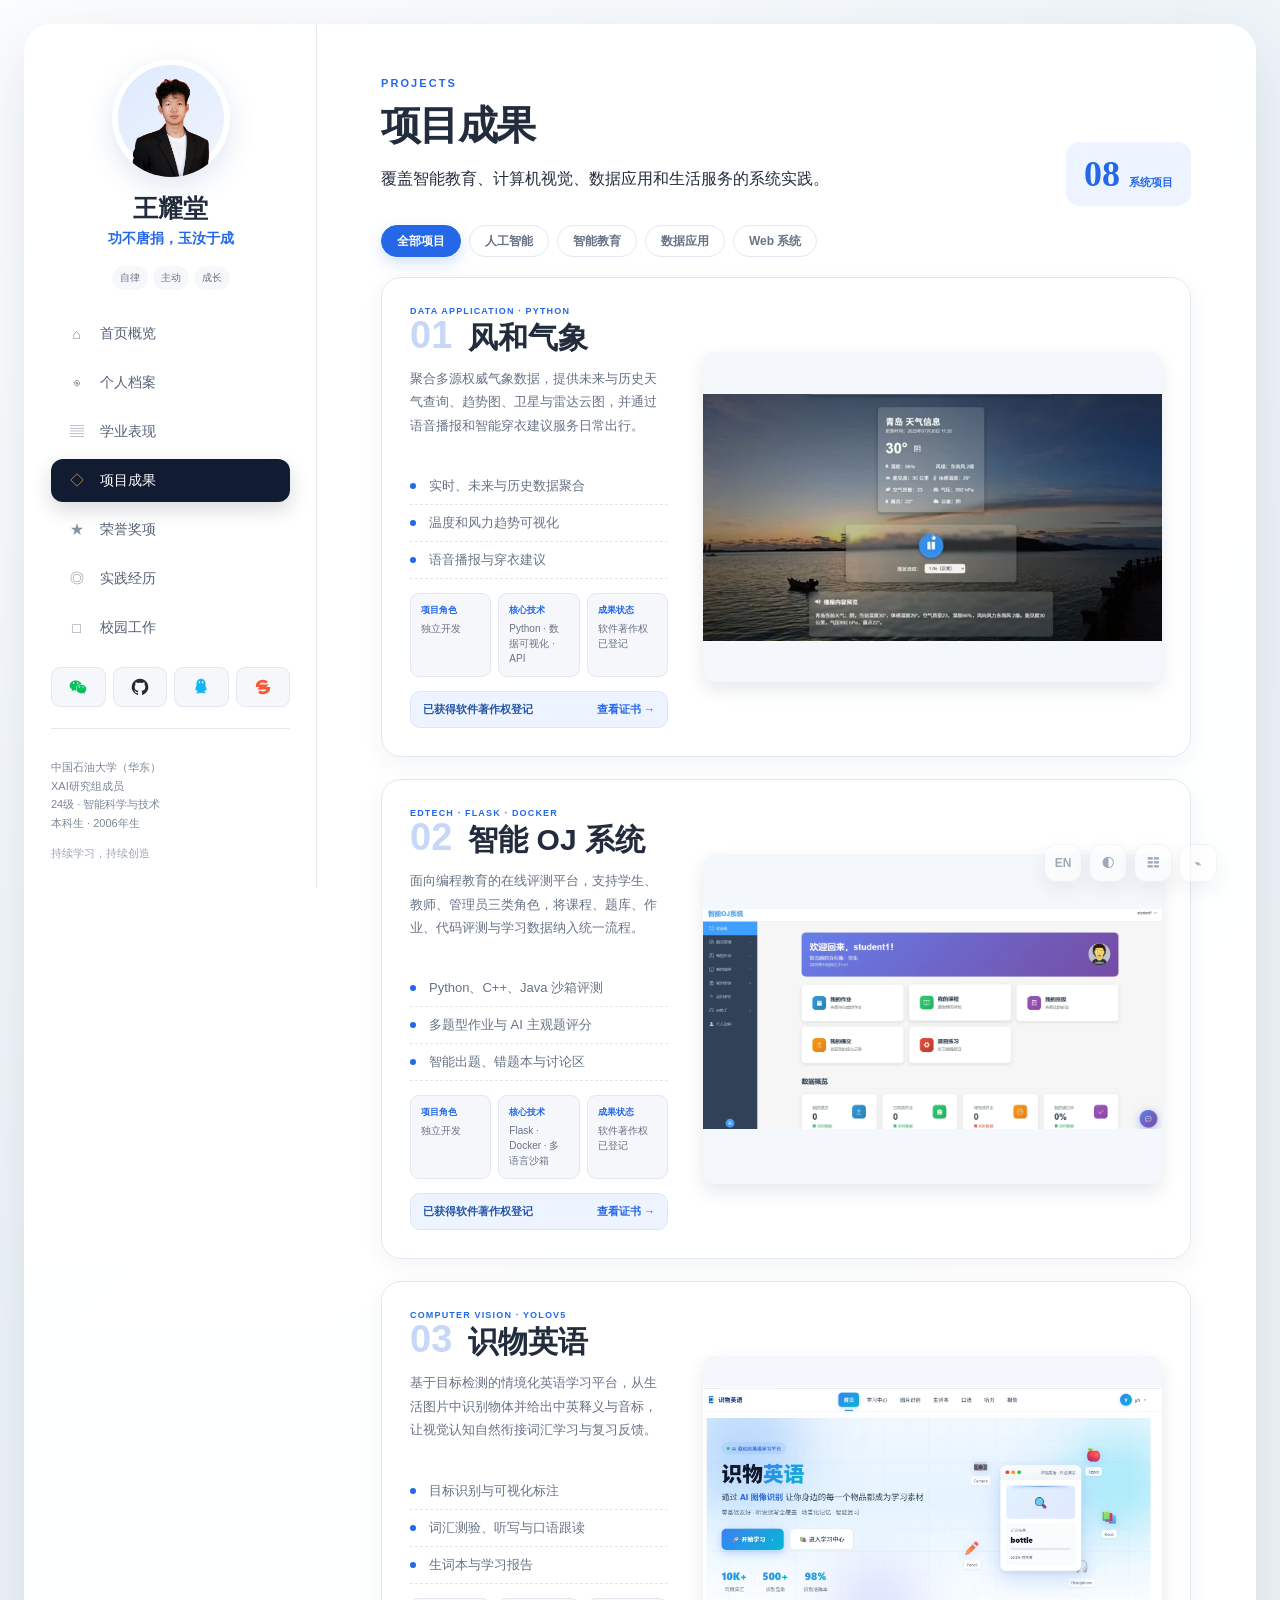
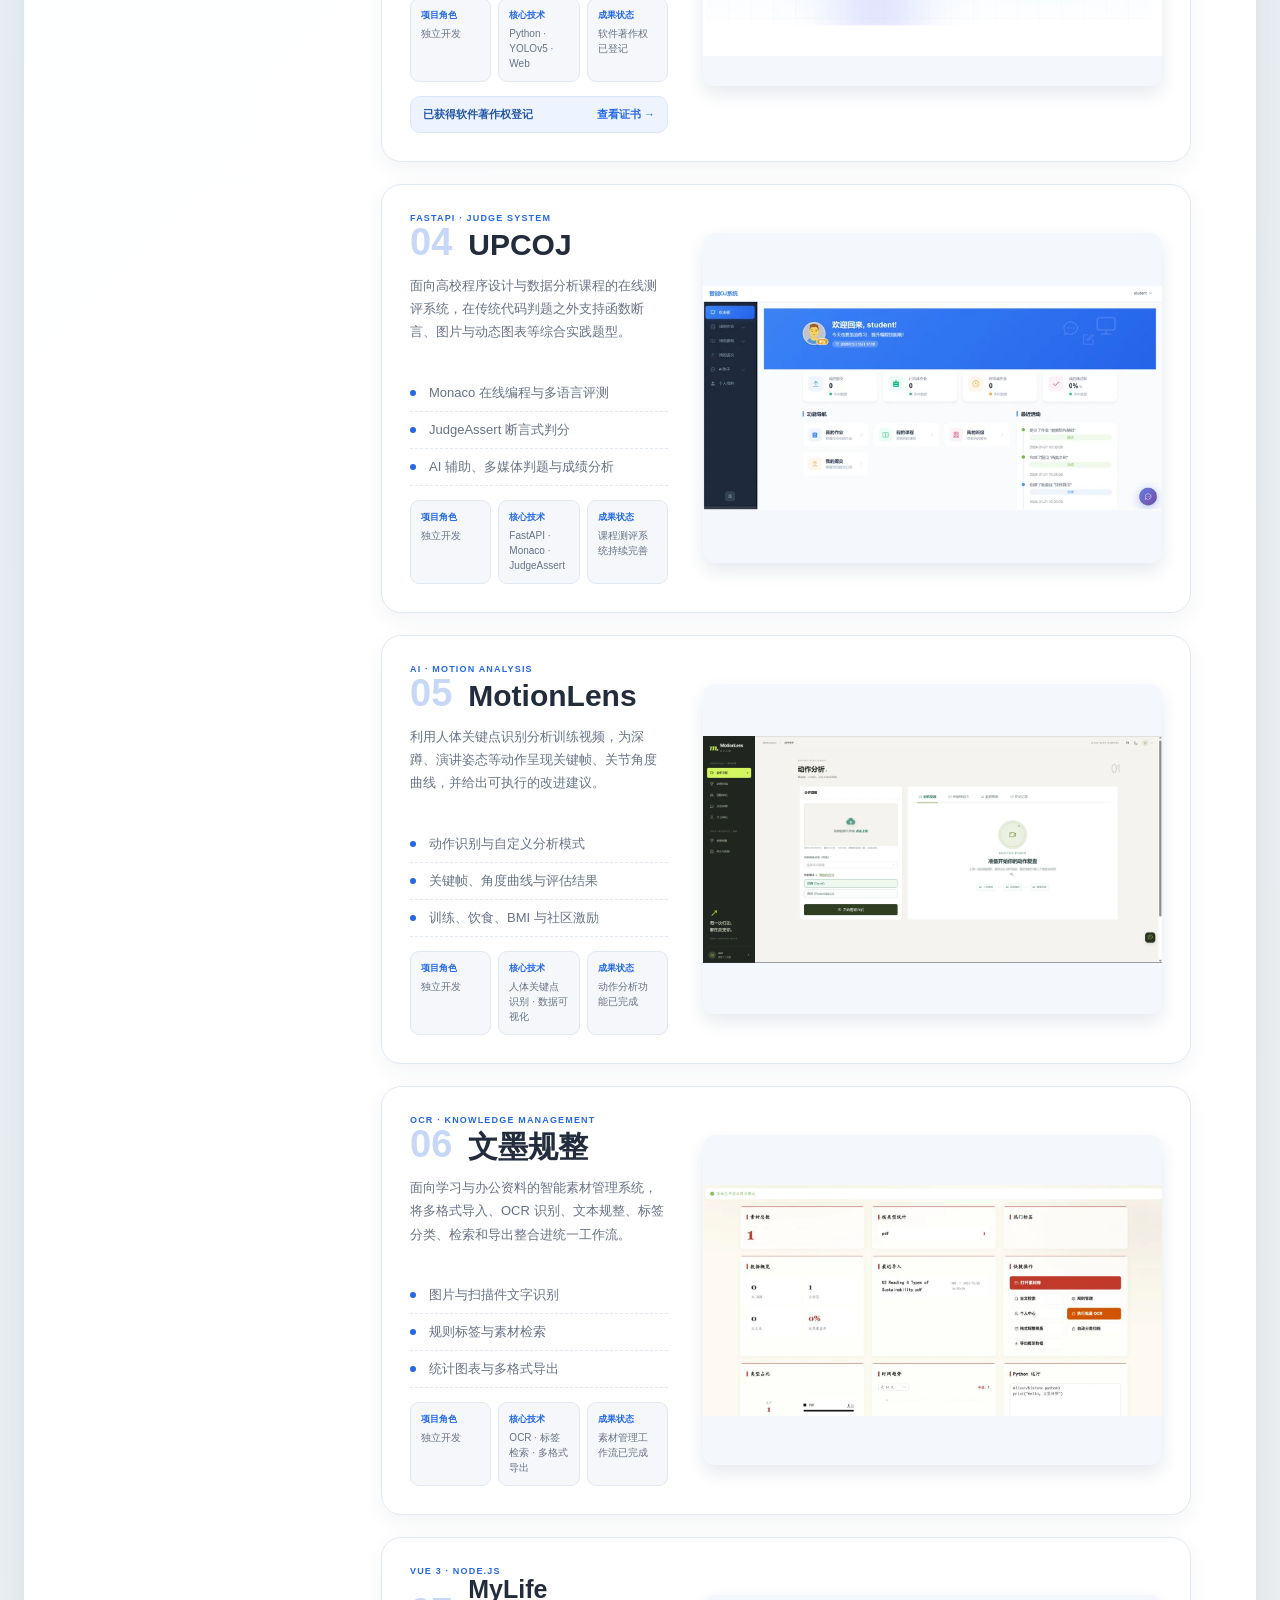
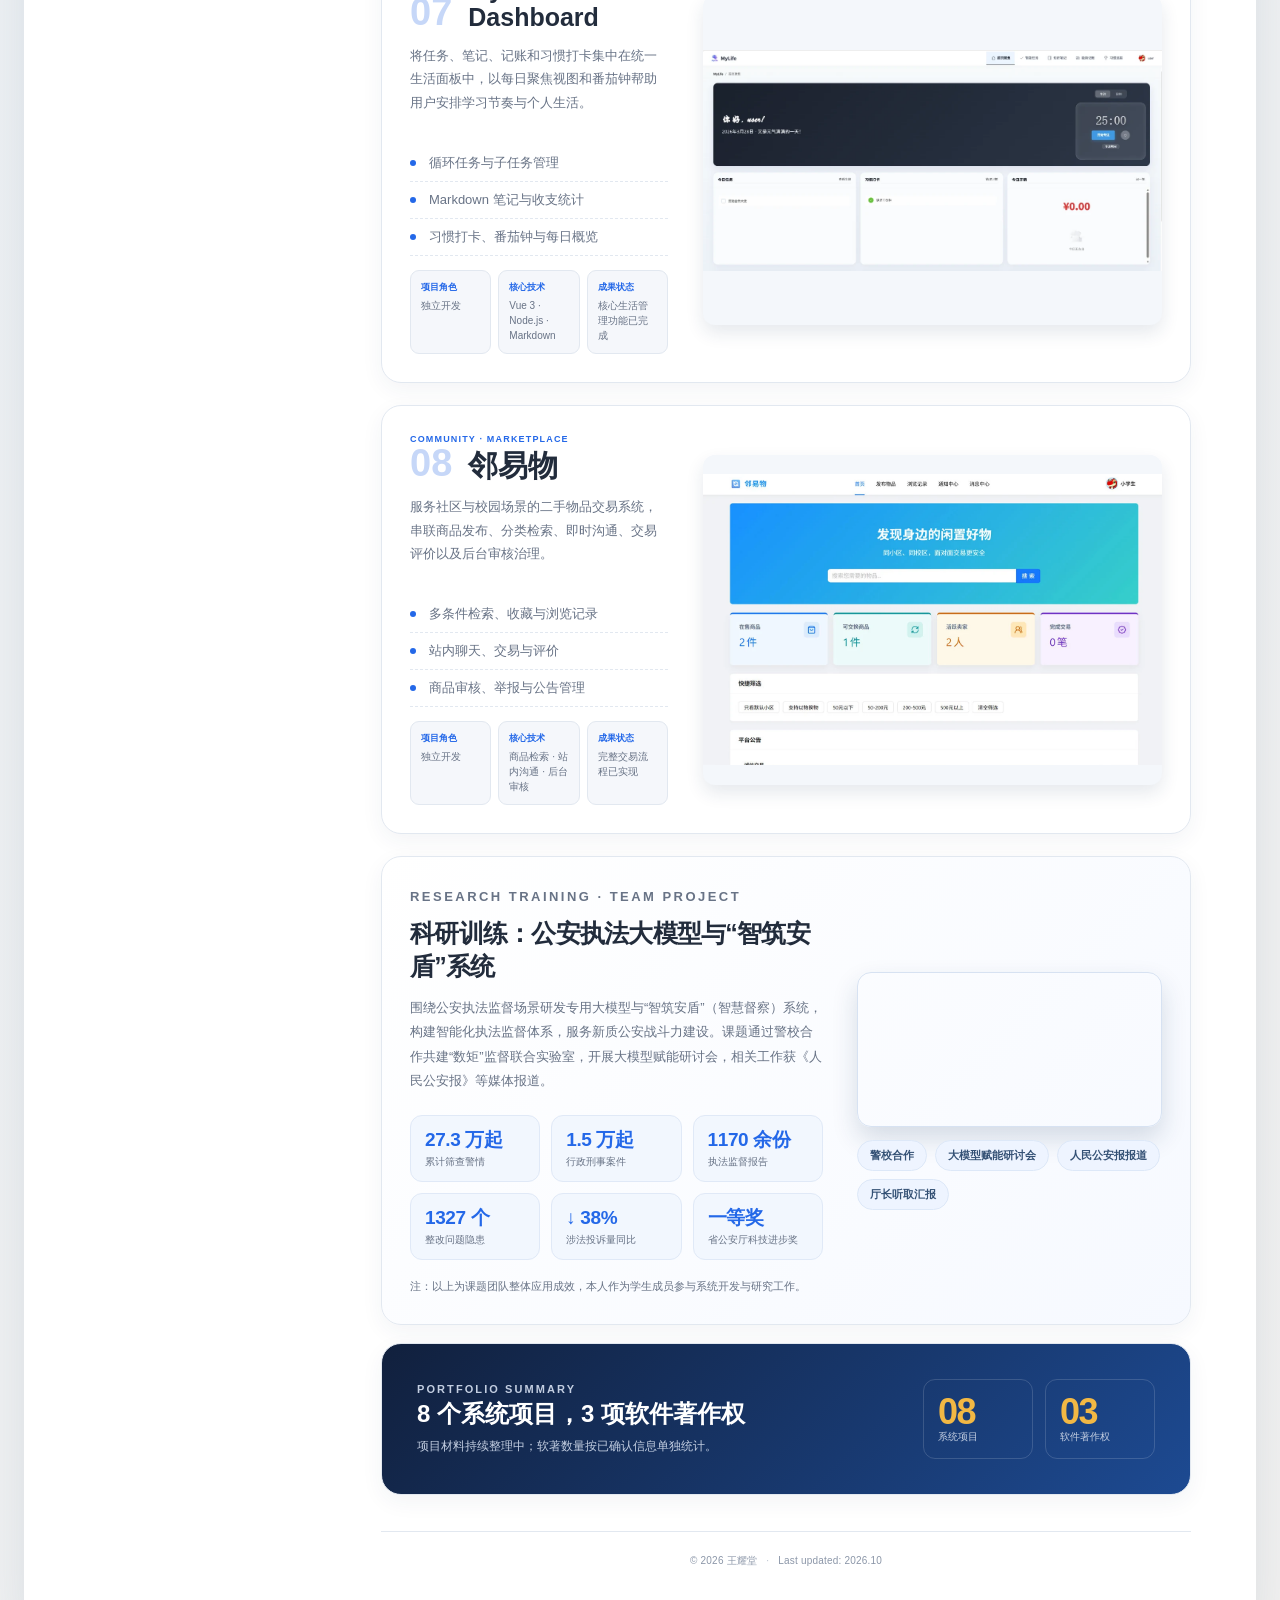
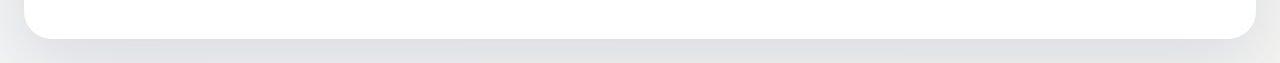
<file: projects.html>
<!doctype html>
<html lang="zh-CN">
<head>
  <meta charset="UTF-8">
  <meta name="viewport" content="width=device-width,initial-scale=1">
      <meta name="description" content="王耀堂的八个系统项目，覆盖智能教育、计算机视觉、数据应用与生活服务。">
      <link rel="canonical" href="https://xiao1783.github.io/projects.html">
      <link rel="icon" href="assets/favicon.svg" type="image/svg+xml">
      <link rel="icon" href="favicon.ico" sizes="any">
      <link rel="apple-touch-icon" href="assets/apple-touch-icon.png">
      <meta property="og:type" content="website">
      <meta property="og:site_name" content="王耀堂的个人主页">
      <meta property="og:title" content="项目成果｜王耀堂">
      <meta property="og:description" content="王耀堂的八个系统项目，覆盖智能教育、计算机视觉、数据应用与生活服务。">
      <meta property="og:url" content="https://xiao1783.github.io/projects.html">
      <meta property="og:image" content="https://xiao1783.github.io/assets/og-cover.png">
      <meta property="og:locale" content="zh_CN">
      <meta name="twitter:card" content="summary_large_image">
      <title>项目成果｜王耀堂</title>
  <link rel="stylesheet" href="styles.css">
  <link rel="stylesheet" href="projects.css">
</head>
<body data-page="projects">
  <div class="mobile-head"><a href="index.html">王耀堂</a><button id="menuButton">导航</button></div>
  <div class="site-shell">
    <aside id="sidebar"></aside>
    <main class="page">
      <header class="page-head project-page-head">
        <div><p class="eyebrow">PROJECTS</p><h1>项目成果</h1><p>覆盖智能教育、计算机视觉、数据应用和生活服务的系统实践。</p></div>
        <div class="project-count"><strong>08</strong><span>系统项目</span></div>
      </header>
      <div class="project-filters" aria-label="项目分类筛选">
        <button class="active" type="button" data-project-filter="all" aria-pressed="true">全部项目</button>
        <button type="button" data-project-filter="ai" aria-pressed="false">人工智能</button>
        <button type="button" data-project-filter="edtech" aria-pressed="false">智能教育</button>
        <button type="button" data-project-filter="data" aria-pressed="false">数据应用</button>
        <button type="button" data-project-filter="web" aria-pressed="false">Web 系统</button>
      </div>

      <section class="project-detail panel" id="weather" data-project-category="data web">
        <div class="project-copy">
          <span class="project-index">01</span><small>DATA APPLICATION · PYTHON</small>
          <h2>风和气象</h2>
          <p>聚合多源权威气象数据，提供未来与历史天气查询、趋势图、卫星与雷达云图，并通过语音播报和智能穿衣建议服务日常出行。</p>
          <ul class="clean-list"><li>实时、未来与历史数据聚合</li><li>温度和风力趋势可视化</li><li>语音播报与穿衣建议</li></ul>
          <dl class="project-meta"><div><dt>项目角色</dt><dd>独立开发</dd></div><div><dt>核心技术</dt><dd>Python · 数据可视化 · API</dd></div><div><dt>成果状态</dt><dd>软件著作权已登记</dd></div></dl>
          <a class="project-evidence" href="honors.html?category=copyright">已获得软件著作权登记 <span>查看证书 →</span></a>
        </div>
        <div class="project-gallery"><img width="687" height="370" loading="lazy" decoding="async" class="project-image" src="assets/weather-representative.webp" alt="风和气象天气播报界面"></div>
      </section>

      <section class="project-detail panel" id="smart-oj" data-project-category="edtech web">
        <div class="project-copy">
          <span class="project-index">02</span><small>EDTECH · FLASK · DOCKER</small>
          <h2>智能 OJ 系统</h2>
          <p>面向编程教育的在线评测平台，支持学生、教师、管理员三类角色，将课程、题库、作业、代码评测与学习数据纳入统一流程。</p>
          <ul class="clean-list"><li>Python、C++、Java 沙箱评测</li><li>多题型作业与 AI 主观题评分</li><li>智能出题、错题本与讨论区</li></ul>
          <dl class="project-meta"><div><dt>项目角色</dt><dd>独立开发</dd></div><div><dt>核心技术</dt><dd>Flask · Docker · 多语言沙箱</dd></div><div><dt>成果状态</dt><dd>软件著作权已登记</dd></div></dl>
          <a class="project-evidence" href="honors.html?category=copyright">已获得软件著作权登记 <span>查看证书 →</span></a>
        </div>
        <div class="project-gallery"><img width="2400" height="1150" loading="lazy" decoding="async" class="project-image" src="assets/oj-dashboard.webp" alt="智能 OJ 仪表盘"></div>
      </section>

      <section class="project-detail panel" id="word-english" data-project-category="ai edtech web">
        <div class="project-copy">
          <span class="project-index">03</span><small>COMPUTER VISION · YOLOV5</small>
          <h2>识物英语</h2>
          <p>基于目标检测的情境化英语学习平台，从生活图片中识别物体并给出中英释义与音标，让视觉认知自然衔接词汇学习与复习反馈。</p>
          <ul class="clean-list"><li>目标识别与可视化标注</li><li>词汇测验、听写与口语跟读</li><li>生词本与学习报告</li></ul>
          <dl class="project-meta"><div><dt>项目角色</dt><dd>独立开发</dd></div><div><dt>核心技术</dt><dd>Python · YOLOv5 · Web</dd></div><div><dt>成果状态</dt><dd>软件著作权已登记</dd></div></dl>
          <a class="project-evidence" href="honors.html?category=copyright">已获得软件著作权登记 <span>查看证书 →</span></a>
        </div>
        <div class="project-gallery"><img width="1552" height="907" loading="lazy" decoding="async" class="project-image" src="assets/word-english-representative.webp" alt="识物英语首页"></div>
      </section>

      <section class="project-detail panel" id="upcoj" data-project-category="edtech web">
        <div class="project-copy">
          <span class="project-index">04</span><small>FASTAPI · JUDGE SYSTEM</small>
          <h2>UPCOJ</h2>
          <p>面向高校程序设计与数据分析课程的在线测评系统，在传统代码判题之外支持函数断言、图片与动态图表等综合实践题型。</p>
          <ul class="clean-list"><li>Monaco 在线编程与多语言评测</li><li>JudgeAssert 断言式判分</li><li>AI 辅助、多媒体判题与成绩分析</li></ul>
          <dl class="project-meta"><div><dt>项目角色</dt><dd>独立开发</dd></div><div><dt>核心技术</dt><dd>FastAPI · Monaco · JudgeAssert</dd></div><div><dt>成果状态</dt><dd>课程测评系统持续完善</dd></div></dl>
        </div>
        <div class="project-gallery"><img width="741" height="361" loading="lazy" decoding="async" class="project-image" src="assets/upcoj-representative.webp" alt="UPCOJ 学生端仪表盘"></div>
      </section>

      <section class="project-detail panel" id="motionlens" data-project-category="ai data">
        <div class="project-copy">
          <span class="project-index">05</span><small>AI · MOTION ANALYSIS</small>
          <h2>MotionLens</h2>
          <p>利用人体关键点识别分析训练视频，为深蹲、演讲姿态等动作呈现关键帧、关节角度曲线，并给出可执行的改进建议。</p>
          <ul class="clean-list"><li>动作识别与自定义分析模式</li><li>关键帧、角度曲线与评估结果</li><li>训练、饮食、BMI 与社区激励</li></ul>
          <dl class="project-meta"><div><dt>项目角色</dt><dd>独立开发</dd></div><div><dt>核心技术</dt><dd>人体关键点识别 · 数据可视化</dd></div><div><dt>成果状态</dt><dd>动作分析功能已完成</dd></div></dl>
        </div>
        <div class="project-gallery"><img width="2400" height="1185" loading="lazy" decoding="async" class="project-image" src="assets/motion-representative.webp" alt="MotionLens 动作分析界面"></div>
      </section>

      <section class="project-detail panel" id="wenmo" data-project-category="ai data web">
        <div class="project-copy">
          <span class="project-index">06</span><small>OCR · KNOWLEDGE MANAGEMENT</small>
          <h2>文墨规整</h2>
          <p>面向学习与办公资料的智能素材管理系统，将多格式导入、OCR 识别、文本规整、标签分类、检索和导出整合进统一工作流。</p>
          <ul class="clean-list"><li>图片与扫描件文字识别</li><li>规则标签与素材检索</li><li>统计图表与多格式导出</li></ul>
          <dl class="project-meta"><div><dt>项目角色</dt><dd>独立开发</dd></div><div><dt>核心技术</dt><dd>OCR · 标签检索 · 多格式导出</dd></div><div><dt>成果状态</dt><dd>素材管理工作流已完成</dd></div></dl>
        </div>
        <div class="project-gallery"><img width="1419" height="712" loading="lazy" decoding="async" class="project-image" src="assets/wenmo-representative.webp" alt="文墨规整数据总览"></div>
      </section>

      <section class="project-detail panel" id="mylife" data-project-category="web data">
        <div class="project-copy">
          <span class="project-index">07</span><small>VUE 3 · NODE.JS</small>
          <h2>MyLife Dashboard</h2>
          <p>将任务、笔记、记账和习惯打卡集中在统一生活面板中，以每日聚焦视图和番茄钟帮助用户安排学习节奏与个人生活。</p>
          <ul class="clean-list"><li>循环任务与子任务管理</li><li>Markdown 笔记与收支统计</li><li>习惯打卡、番茄钟与每日概览</li></ul>
          <dl class="project-meta"><div><dt>项目角色</dt><dd>独立开发</dd></div><div><dt>核心技术</dt><dd>Vue 3 · Node.js · Markdown</dd></div><div><dt>成果状态</dt><dd>核心生活管理功能已完成</dd></div></dl>
        </div>
        <div class="project-gallery"><img width="1153" height="555" loading="lazy" decoding="async" class="project-image" src="assets/mylife-main.webp" alt="MyLife 每日聚焦"></div>
      </section>

      <section class="project-detail panel" id="neighbor" data-project-category="web">
        <div class="project-copy">
          <span class="project-index">08</span><small>COMMUNITY · MARKETPLACE</small>
          <h2>邻易物</h2>
          <p>服务社区与校园场景的二手物品交易系统，串联商品发布、分类检索、即时沟通、交易评价以及后台审核治理。</p>
          <ul class="clean-list"><li>多条件检索、收藏与浏览记录</li><li>站内聊天、交易与评价</li><li>商品审核、举报与公告管理</li></ul>
          <dl class="project-meta"><div><dt>项目角色</dt><dd>独立开发</dd></div><div><dt>核心技术</dt><dd>商品检索 · 站内沟通 · 后台审核</dd></div><div><dt>成果状态</dt><dd>完整交易流程已实现</dd></div></dl>
        </div>
        <div class="project-gallery"><img width="1239" height="786" loading="lazy" decoding="async" class="project-image" src="assets/neighbor-representative.webp" alt="邻易物首页"></div>
      </section>

      <section class="panel research-transfer" id="police-research">
        <div class="research-transfer-copy">
          <p class="eyebrow">RESEARCH TRAINING · TEAM PROJECT</p>
          <h2>科研训练：公安执法大模型与“智筑安盾”系统</h2>
          <p>围绕公安执法监督场景研发专用大模型与“智筑安盾”（智慧督察）系统，构建智能化执法监督体系，服务新质公安战斗力建设。课题通过警校合作共建“数矩”监督联合实验室，开展大模型赋能研讨会，相关工作获《人民公安报》等媒体报道。</p>
          <div class="transfer-metrics">
            <div><b>27.3 万起</b><span>累计筛查警情</span></div>
            <div><b>1.5 万起</b><span>行政刑事案件</span></div>
            <div><b>1170 余份</b><span>执法监督报告</span></div>
            <div><b>1327 个</b><span>整改问题隐患</span></div>
            <div><b>↓ 38%</b><span>涉法投诉量同比</span></div>
            <div><b>一等奖</b><span>省公安厅科技进步奖</span></div>
          </div>
          <p class="transfer-note">注：以上为课题团队整体应用成效，本人作为学生成员参与系统开发与研究工作。</p>
        </div>
        <div class="research-transfer-media">
          <img width="722" height="365" loading="lazy" decoding="async" class="project-image" src="assets/police-dashboard.webp" alt="智慧督察可视化大屏">
          <div class="transfer-tags"><span>警校合作</span><span>大模型赋能研讨会</span><span>人民公安报报道</span><span>厅长听取汇报</span></div>
        </div>
      </section>

      <section class="panel software project-summary">
        <div><p class="eyebrow">PORTFOLIO SUMMARY</p><h2>8 个系统项目，3 项软件著作权</h2><p>项目材料持续整理中；软著数量按已确认信息单独统计。</p></div>
        <div class="summary-numbers"><span><strong>08</strong>系统项目</span><span><strong>03</strong>软件著作权</span></div>
      </section>
    </main>
  </div>
  <script src="script.js"></script>
</body>
</html>
</file>
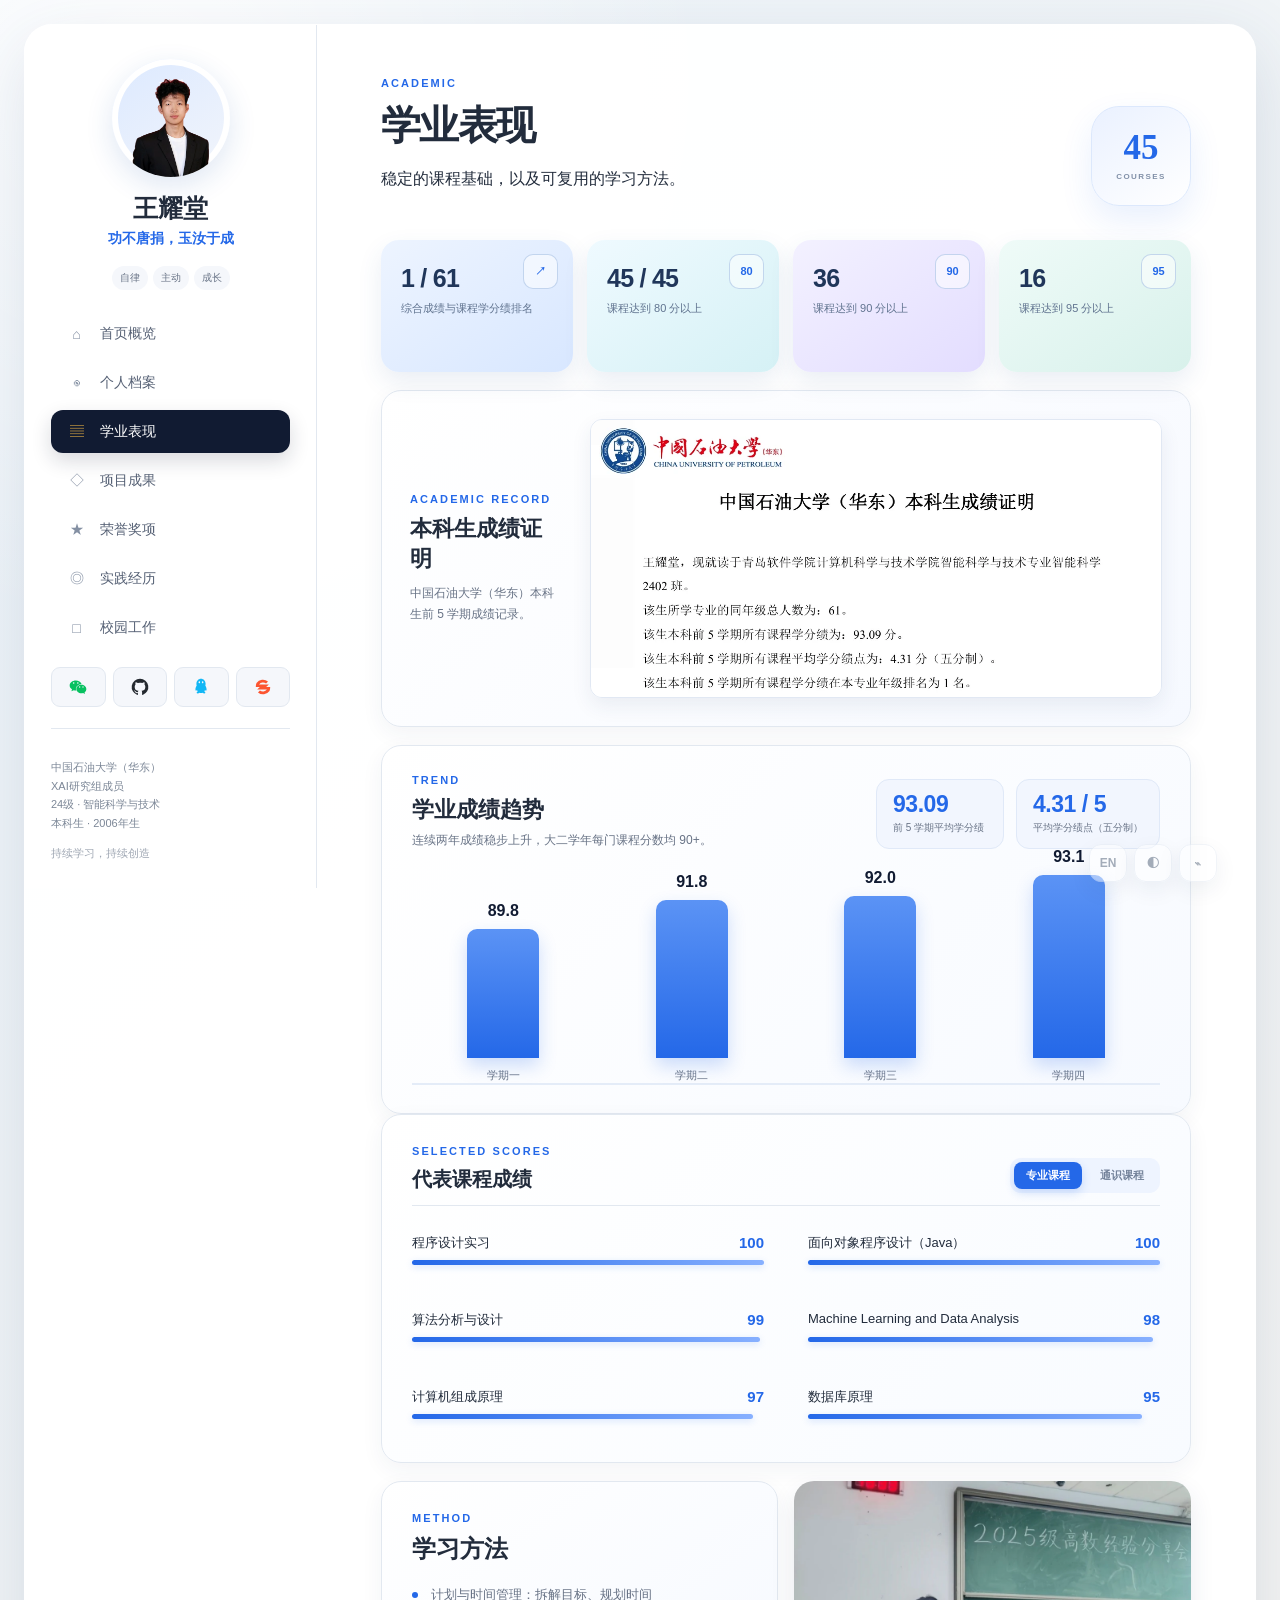
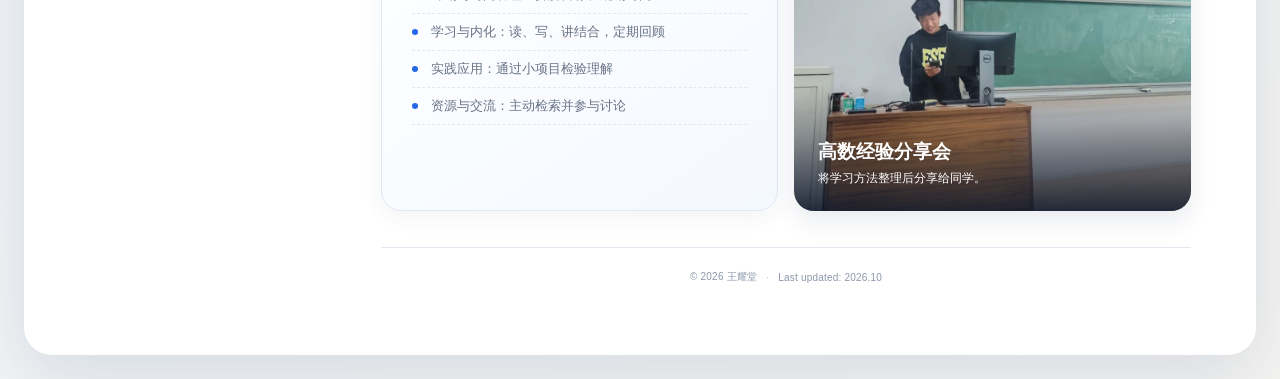
<file: study.html>
<!doctype html>
<html lang="zh-CN">
<head><meta charset="UTF-8"><meta name="viewport" content="width=device-width,initial-scale=1"><meta name="description" content="王耀堂的课程成绩、成绩证明、英语能力与学习方法。"><link rel="canonical" href="https://xiao1783.github.io/study.html"><link rel="icon" href="assets/favicon.svg" type="image/svg+xml"><link rel="icon" href="favicon.ico" sizes="any"><link rel="apple-touch-icon" href="assets/apple-touch-icon.png"><meta property="og:type" content="website"><meta property="og:site_name" content="王耀堂的个人主页"><meta property="og:title" content="学业表现｜王耀堂"><meta property="og:description" content="王耀堂的课程成绩、成绩证明、英语能力与学习方法。"><meta property="og:url" content="https://xiao1783.github.io/study.html"><meta property="og:image" content="https://xiao1783.github.io/assets/og-cover.png"><meta property="og:locale" content="zh_CN"><meta name="twitter:card" content="summary_large_image"><title>学业表现｜王耀堂</title><link rel="stylesheet" href="styles.css"><link rel="stylesheet" href="study.css"></head>
<body data-page="study"><div class="mobile-head"><a href="index.html">王耀堂</a><button id="menuButton">导航</button></div><div class="site-shell"><aside id="sidebar"></aside><main class="page">
  <header class="page-head study-head"><div><p class="eyebrow">ACADEMIC</p><h1>学业表现</h1><p>稳定的课程基础，以及可复用的学习方法。</p></div><span class="study-mark">45<small>COURSES</small></span></header>
  <section class="academic-hero"><article data-symbol="↗"><strong>1 / 61</strong><span>综合成绩与课程学分绩排名</span></article><article data-symbol="80"><strong>45 / 45</strong><span>课程达到 80 分以上</span></article><article data-symbol="90"><strong>36</strong><span>课程达到 90 分以上</span></article><article data-symbol="95"><strong>16</strong><span>课程达到 95 分以上</span></article></section>
  <section class="academic-proof panel"><div class="proof-caption"><p class="eyebrow">ACADEMIC RECORD</p><h2>本科生成绩证明</h2><p>中国石油大学（华东）本科生前 5 学期成绩记录。</p></div><img width="1104" height="537" loading="lazy" decoding="async" class="academic-proof-image" src="assets/academic-proof.webp" alt="中国石油大学（华东）本科生成绩证明"></section>
  <section class="panel trend-panel"><div class="trend-head"><div><p class="eyebrow">TREND</p><h2>学业成绩趋势</h2><p>连续两年成绩稳步上升，大二学年每门课程分数均 90+。</p></div><div class="trend-gpa"><div><b>93.09</b><span>前 5 学期平均学分绩</span></div><div><b>4.31 / 5</b><span>平均学分绩点（五分制）</span></div></div></div><div class="trend-chart" role="img" aria-label="四个学期加权平均成绩依次为 89.8、91.8、92.0、93.1"><div class="trend-bar"><i style="--h:62%"><b>89.8</b></i><em>学期一</em></div><div class="trend-bar"><i style="--h:76%"><b>91.8</b></i><em>学期二</em></div><div class="trend-bar"><i style="--h:78%"><b>92.0</b></i><em>学期三</em></div><div class="trend-bar"><i style="--h:94%"><b>93.1</b></i><em>学期四</em></div></div></section>
  <section class="panel score-panel"><div class="section-title"><div><p class="eyebrow">SELECTED SCORES</p><h2>代表课程成绩</h2></div><div class="score-tabs" role="tablist"><button class="score-tab active" type="button" data-score-view="major">专业课程</button><button class="score-tab" type="button" data-score-view="general">通识课程</button></div></div><div class="score-view active" data-score-panel="major"><div class="score-list"><div><span>程序设计实习</span><b>100</b><i style="--score:100%"></i></div><div><span>面向对象程序设计（Java）</span><b>100</b><i style="--score:100%"></i></div><div><span>算法分析与设计</span><b>99</b><i style="--score:99%"></i></div><div><span>Machine Learning and Data Analysis</span><b>98</b><i style="--score:98%"></i></div><div><span>计算机组成原理</span><b>97</b><i style="--score:97%"></i></div><div><span>数据库原理</span><b>95</b><i style="--score:95%"></i></div></div></div><div class="score-view" data-score-panel="general"><div class="score-list"><div><span>毛概</span><b>98</b><i style="--score:98%"></i></div><div><span>习概</span><b>95</b><i style="--score:95%"></i></div><div><span>线性代数</span><b>97</b><i style="--score:97%"></i></div><div><span>大学物理</span><b>96</b><i style="--score:96%"></i></div><div><span>高等数学（2-2）</span><b>95</b><i style="--score:95%"></i></div><div><span>高等数学（2-1）</span><b>93</b><i style="--score:93%"></i></div><div><span>通用英语（2-2）</span><b>91</b><i style="--score:91%"></i></div><div><span>大学物理实验</span><b>91</b><i style="--score:91%"></i></div></div></div></section>
  <section class="method-grid study-method"><article class="panel"><p class="eyebrow">METHOD</p><h2>学习方法</h2><ul class="clean-list"><li>计划与时间管理：拆解目标、规划时间</li><li>学习与内化：读、写、讲结合，定期回顾</li><li>实践应用：通过小项目检验理解</li><li>资源与交流：主动检索并参与讨论</li></ul></article><article class="image-card"><img width="1103" height="824" loading="lazy" decoding="async" src="assets/math-sharing.webp" alt="高数经验分享会"><div><h3>高数经验分享会</h3><p>将学习方法整理后分享给同学。</p></div></article></section>
</main></div><script src="script.js"></script></body></html>
</file>
<file: styles.css>
.skip-link{position:fixed;z-index:100;top:8px;left:8px;padding:10px 14px;color:#fff;background:var(--navy);border-radius:9px;transform:translateY(-150%);transition:transform .2s}.skip-link:focus{transform:translateY(0)}:root{--blue:#2468e8;--navy:#111b32;--text:#222c3c;--muted:#687386;--soft:#f5f7fb;--line:#e2e8f0;--white:#fff;--gold:#f2b844}*{box-sizing:border-box}html{scroll-behavior:smooth}body{margin:0;color:var(--text);background:radial-gradient(circle at 12% 4%,#fff 0,transparent 25%),linear-gradient(135deg,#edf4fa,#f5f4f2);font-family:"Segoe UI","Microsoft YaHei",sans-serif}a{color:inherit;text-decoration:none}img{display:block;max-width:100%}.mobile-head{display:none}.site-shell{display:grid;grid-template-columns:292px minmax(0,1fr);width:min(1280px,calc(100% - 48px));min-height:calc(100vh - 48px);margin:24px auto;background:rgba(255,255,255,.94);border:1px solid rgba(255,255,255,.8);border-radius:28px;box-shadow:0 22px 70px rgba(45,73,112,.14);overflow:hidden}#sidebar{display:flex;position:sticky;top:0;flex-direction:column;height:calc(100vh - 48px);padding:34px 26px 26px;border-right:1px solid var(--line);background:rgba(255,255,255,.78)}.identity{text-align:center}.avatar{display:grid;width:118px;height:118px;margin:0 auto 15px;place-items:end center;overflow:hidden;border-radius:50%;background:linear-gradient(145deg,#dce9ff,#f2f5fb);box-shadow:inset 0 0 0 6px #fff,0 9px 28px rgba(31,84,173,.14)}.avatar img{width:95%;height:95%;object-fit:contain;object-position:bottom}.identity h2{margin:0 0 5px;font-size:25px}.identity>p{margin:0;color:var(--blue);font-size:14px;font-weight:600}.identity-tags{display:flex;justify-content:center;flex-wrap:wrap;gap:5px;margin:18px 0 22px}.identity-tags span{padding:5px 8px;color:var(--muted);background:var(--soft);border-radius:20px;font-size:10px}.side-nav{display:grid;gap:6px}.side-nav a{display:flex;align-items:center;gap:13px;padding:11px 15px;color:#566175;border-radius:12px;font-size:14px;transition:.2s}.side-nav i{display:grid;width:21px;height:21px;place-items:center;color:#8490a3;font-style:normal}.side-nav a:hover{background:#f2f6fc;color:var(--blue)}.side-nav a.active{color:#fff;background:var(--navy);box-shadow:0 8px 20px rgba(17,27,50,.16)}.side-nav a.active i{color:var(--gold)}.side-foot{margin-top:auto;padding-top:22px;border-top:1px solid var(--line);color:#7c8797;font-size:11px;line-height:1.7}.side-foot span{color:#a0a8b4}.page{min-width:0;padding:48px clamp(34px,5vw,72px) 70px}.panel{background:var(--white);border:1px solid var(--line);border-radius:20px;box-shadow:0 7px 22px rgba(37,62,99,.055)}.eyebrow{margin:0 0 9px;color:var(--blue);font-size:11px;font-weight:800;letter-spacing:.19em}.page-head{margin:4px 0 34px}.page-head h1{margin:0 0 10px;font-size:40px;letter-spacing:-.04em}.page-head>p:last-child{margin:0;color:var(--muted)}.welcome{display:grid;grid-template-columns:1.2fr .8fr;min-height:350px;padding:48px 50px;overflow:hidden;background:linear-gradient(135deg,#fff 15%,#f3f7ff)}.welcome h1{margin:0;font-size:58px;letter-spacing:-.06em}.role{margin:6px 0 21px;color:var(--blue);font-weight:700}.intro{max-width:570px;color:var(--muted);font-size:16px;line-height:1.8}.actions{display:flex;gap:10px;margin-top:26px}.actions a{padding:11px 19px;border-radius:10px;font-size:13px;font-weight:600}.primary{color:#fff;background:var(--blue)}.secondary{border:1px solid var(--line);background:#fff}.welcome-art{position:relative;display:flex;align-items:flex-end;justify-content:center}.welcome-art img{position:relative;z-index:2;height:330px;object-fit:contain;filter:drop-shadow(0 14px 16px rgba(33,64,112,.18))}.art-ring{position:absolute;width:270px;height:270px;bottom:-30px;border-radius:50%;background:linear-gradient(145deg,#dae7ff,#edf4ff);box-shadow:0 0 0 28px rgba(36,104,232,.04)}.metric-row{display:grid;grid-template-columns:repeat(4,1fr);gap:12px;margin:16px 0}.metric-row article{padding:19px 21px;background:#fff;border:1px solid var(--line);border-radius:16px}.metric-row strong{display:block;color:var(--navy);font-size:17px}.metric-row span{display:block;margin-top:5px;color:var(--muted);font-size:11px}.home-grid{display:grid;grid-template-columns:1.25fr .75fr;gap:16px}.updates,.focus,.featured{padding:25px 28px}.section-title{display:flex;align-items:center;justify-content:space-between;margin-bottom:17px;padding-bottom:12px;border-bottom:1px solid var(--line)}.section-title h2{margin:0;font-size:20px}.section-title a,.section-title>span{color:var(--blue);font-size:12px}.update-list{margin:0;padding:0;list-style:none}.update-list li{display:grid;grid-template-columns:82px 1fr;gap:12px;padding:10px 0;border-bottom:1px dashed var(--line);font-size:13px}.update-list li:last-child{border-bottom:0}.update-list time{color:var(--blue);font-weight:700}.focus-item{display:flex;gap:14px;padding:13px 0}.focus-item>span{display:grid;flex:0 0 36px;height:36px;place-items:center;color:var(--blue);background:#eaf1ff;border-radius:10px;font-size:11px;font-weight:800}.focus-item h3{margin:0 0 5px;font-size:15px}.focus-item p{margin:0;color:var(--muted);font-size:12px;line-height:1.6}.featured{margin-top:16px}.featured-grid{display:grid;grid-template-columns:1fr 1fr;gap:14px}.feature-card{display:grid;grid-template-columns:125px 1fr;gap:16px;align-items:center;padding:12px;background:var(--soft);border-radius:15px;transition:.2s}.feature-card:hover{transform:translateY(-2px);box-shadow:0 10px 25px rgba(37,62,99,.1)}.feature-card img{width:125px;height:90px;object-fit:cover;border-radius:10px}.feature-card small,.project-copy small{color:var(--blue);font-size:9px;font-weight:800;letter-spacing:.13em}.feature-card h3{margin:5px 0;font-size:16px}.feature-card p{margin:0;color:var(--muted);font-size:11px}.prose-grid{display:grid;grid-template-columns:1.35fr .65fr;gap:46px;padding:38px}.prose-grid h2,.direction h2{margin-top:0}.prose-grid p{color:var(--muted);line-height:1.9}.prose-grid .lead{color:var(--text);font-size:19px}.quote-card{display:flex;align-items:center;padding:25px;color:#fff;background:linear-gradient(145deg,var(--navy),#244678);border-radius:17px;font:600 18px/1.7 Georgia,"Microsoft YaHei",serif}.three-cards,.role-grid{display:grid;grid-template-columns:repeat(3,1fr);gap:15px;margin:16px 0}.three-cards article,.role-grid article{padding:28px;background:#fff;border:1px solid var(--line);border-radius:18px}.three-cards span,.role-icon{color:var(--blue);font-size:12px;font-weight:800}.three-cards h3,.role-grid h2{margin:12px 0 7px}.three-cards p,.role-grid p{margin:0;color:var(--muted);font-size:13px;line-height:1.7}.direction{padding:28px}.tag-cloud{display:flex;flex-wrap:wrap;gap:10px}.tag-cloud span{padding:10px 14px;color:#345175;background:#f0f5fd;border-radius:9px;font-size:13px}.academic-hero{display:grid;grid-template-columns:repeat(4,1fr);gap:12px;margin-bottom:16px}.academic-hero article{padding:25px 20px;color:#fff;background:linear-gradient(145deg,#1a2845,#183c78);border-radius:17px}.academic-hero strong{display:block;font-size:24px}.academic-hero span{display:block;margin-top:8px;color:#bfcae0;font-size:11px}.page>.panel:not(.welcome):not(.software):not(.media-summary):not(.honor-feature):not(.prose-grid){padding:28px}.score-list{display:grid;grid-template-columns:1fr 1fr;gap:19px 42px}.score-list div{display:grid;grid-template-columns:1fr 32px;gap:8px;position:relative;padding-bottom:10px;font-size:13px}.score-list b{text-align:right}.score-list i{grid-column:1/3;width:var(--score);height:4px;background:linear-gradient(90deg,var(--blue),#79a8ff);border-radius:5px}.method-grid{display:grid;grid-template-columns:1fr 1fr;gap:16px;margin-top:16px}.clean-list{margin:18px 0 0;padding:0;list-style:none}.clean-list li{position:relative;padding:9px 0 9px 19px;color:var(--muted);font-size:13px;border-bottom:1px dashed var(--line)}.clean-list li::before{content:"";position:absolute;left:0;top:15px;width:6px;height:6px;border-radius:50%;background:var(--blue)}.image-card{position:relative;min-height:330px;overflow:hidden;border-radius:20px}.image-card img{width:100%;height:100%;object-fit:cover}.image-card div{position:absolute;inset:auto 0 0;padding:24px;color:#fff;background:linear-gradient(transparent,rgba(10,20,40,.88))}.image-card h3{margin:30px 0 5px}.image-card p{margin:0;font-size:12px}.project-detail{display:grid;grid-template-columns:.72fr 1.28fr;gap:35px;margin-bottom:18px;padding:34px}.project-index{display:block;margin-bottom:35px;color:#c6d7f8;font-size:48px;font-weight:800}.project-copy h2{margin:9px 0 14px;font-size:30px}.project-copy>p{color:var(--muted);font-size:13px;line-height:1.8}.project-gallery{display:grid;grid-template-columns:1fr 1fr;gap:10px;align-content:center}.project-gallery img{width:100%;height:160px;object-fit:cover;border-radius:12px;box-shadow:0 8px 18px rgba(25,53,95,.11)}.project-gallery img:first-child{grid-row:span 2;height:330px}.project-gallery.oj img{height:205px}.project-gallery.oj img:first-child{grid-row:auto;height:205px}.software{display:flex;align-items:center;justify-content:space-between;padding:35px;background:linear-gradient(135deg,#11203d,#1d4a92);color:#fff}.software h2{margin:3px 0 8px}.software p{margin:0;color:#c3cee1}.software>strong{color:var(--gold);font:800 76px/1 Georgia,serif}.honor-feature{display:flex;align-items:center;gap:28px;padding:32px;background:linear-gradient(135deg,#fff9eb,#fff)}.medal{display:grid;flex:0 0 78px;height:78px;place-items:center;color:#fff;background:linear-gradient(145deg,#f3c456,#db8d1e);border-radius:50%;font-size:32px;box-shadow:0 8px 20px rgba(215,145,34,.25)}.honor-feature span{color:#b27a19;font-size:10px;font-weight:800;letter-spacing:.13em}.honor-feature h2{margin:6px 0;font-size:29px}.honor-feature p{margin:0;color:var(--muted)}.honor-grid{display:grid;grid-template-columns:1fr 1fr;gap:14px;margin:16px 0}.honor-grid article{padding:24px;background:#fff;border:1px solid var(--line);border-radius:17px}.honor-grid time{display:block;color:var(--blue);font-size:11px;font-weight:700}.honor-grid b{display:block;margin:8px 0;font-size:17px}.honor-grid p{margin:0;color:var(--muted);font-size:12px}.language{display:flex;align-items:center;justify-content:space-between}.language h2{margin:0 0 6px}.language p{margin:0;color:var(--muted)}.language div:last-child{display:flex;gap:9px}.language span{padding:12px;color:#fff;background:var(--navy);border-radius:9px;font-weight:700}.story-grid{display:grid;gap:16px}.story{display:grid;grid-template-columns:260px 1fr;overflow:hidden}.story img{width:260px;height:235px;object-fit:cover}.story>div{padding:30px}.story span{color:var(--blue);font-size:11px;font-weight:800}.story h2{margin:8px 0 12px}.story p{margin:0;color:var(--muted);line-height:1.85}.role-grid{margin-top:0}.media-summary{display:grid;grid-template-columns:1fr 220px;gap:30px;align-items:center;margin:16px 0;padding:30px;overflow:hidden;background:linear-gradient(135deg,#f5f8ff,#fff)}.media-summary h2{margin:0 0 10px}.media-summary p:last-child{color:var(--muted);line-height:1.8}.media-summary img{width:180px;height:240px;margin:0 auto;object-fit:cover;object-position:top;border-radius:16px}.campus-gallery{display:grid;grid-template-columns:repeat(3,1fr);gap:14px}.campus-gallery figure{position:relative;height:190px;margin:0;overflow:hidden;border-radius:16px}.campus-gallery img{width:100%;height:100%;object-fit:cover}.campus-gallery figcaption{position:absolute;inset:auto 0 0;padding:24px 14px 12px;color:#fff;background:linear-gradient(transparent,rgba(5,15,30,.85));font-size:12px}@media(max-width:1000px){.site-shell{grid-template-columns:240px;width:calc(100% - 28px);margin:14px auto;min-height:calc(100vh - 28px)}#sidebar{height:calc(100vh - 28px);padding:25px 18px}.page{padding:36px 26px 55px}.welcome{padding:37px 34px}.welcome h1{font-size:48px}.home-grid,.project-detail{grid-template-columns:1fr}.project-index{margin-bottom:15px}.project-gallery{margin-top:8px}}@media(max-width:760px){body{padding-top:58px}.mobile-head{display:flex;position:fixed;z-index:30;inset:0 0 auto;align-items:center;justify-content:space-between;height:58px;padding:0 18px;background:rgba(255,255,255,.94);border-bottom:1px solid var(--line);backdrop-filter:blur(12px);font-weight:700}.mobile-head button{padding:7px 12px;border:0;border-radius:8px;background:var(--navy);color:#fff}.site-shell{display:block;width:100%;min-height:0;margin:0;border:0;border-radius:0}.page{padding:28px 18px 50px}#sidebar{display:none;position:fixed;z-index:25;top:58px;left:0;right:0;height:calc(100vh - 58px);padding:22px;background:#fff;overflow:auto}#sidebar.open{display:flex}.avatar{width:85px;height:85px}.identity-tags{margin:12px 0}.side-nav{grid-template-columns:1fr 1fr}.side-foot{margin-top:20px}.welcome{grid-template-columns:1fr;padding:30px}.welcome-art{height:270px;margin-top:15px}.welcome-art img{height:280px}.welcome h1{font-size:45px}.metric-row,.academic-hero{grid-template-columns:1fr 1fr}.home-grid,.featured-grid,.three-cards,.role-grid,.method-grid,.honor-grid,.campus-gallery{grid-template-columns:1fr}.feature-card{grid-template-columns:105px 1fr}.feature-card img{width:105px}.prose-grid{grid-template-columns:1fr;gap:20px;padding:25px}.score-list{grid-template-columns:1fr}.project-gallery img,.project-gallery img:first-child,.project-gallery.oj img,.project-gallery.oj img:first-child{height:145px}.software>strong{font-size:56px}.story{grid-template-columns:1fr}.story img{width:100%;height:250px}.media-summary{grid-template-columns:1fr}.media-summary img{width:100%;height:280px}.language{align-items:flex-start;flex-direction:column;gap:18px}}
</file>
<file: home.css>
.welcome{grid-template-columns:.88fr 1.12fr;gap:34px;align-items:center;min-height:410px;background:linear-gradient(135deg,#fff 12%,#f3f7ff)}
.welcome-copy{position:relative;z-index:2}
.welcome-copy h1{font-size:52px;line-height:1.08;letter-spacing:-.055em;white-space:nowrap}html:lang(en) .welcome-copy h1{font-size:40px;letter-spacing:-.025em;white-space:normal;text-wrap:balance}
.home-actions{display:flex;position:relative;align-items:center;flex-wrap:wrap;gap:9px;margin-top:24px}.home-action{display:inline-flex;min-height:40px;align-items:center;justify-content:center;padding:0 18px;border:1px solid transparent;border-radius:10px;font:700 12px/1 "Segoe UI","Microsoft YaHei",sans-serif;cursor:pointer}.home-action.primary{color:#fff;background:var(--blue)}.home-action.secondary{color:var(--blue);background:#fff;border-color:#cbdaf2}.home-action:hover,.home-action:focus-visible{box-shadow:0 8px 18px rgba(36,104,232,.16);outline:0;transform:translateY(-1px)}.home-contact-status{flex-basis:100%;min-height:14px;color:var(--blue);font-size:10px}
.welcome-showcase{position:relative;min-height:330px}
.showcase-label{position:absolute;z-index:4;top:0;right:5px;color:#2468e8;font-size:9px;font-weight:800;letter-spacing:.16em}
.welcome-showcase img{position:absolute;object-fit:contain;background:#fff;border:5px solid #fff;border-radius:15px;box-shadow:0 18px 42px rgba(28,60,111,.2)}
.showcase-main{z-index:1;right:0;bottom:48px;width:94%;height:auto;aspect-ratio:1.85 / 1;animation:showcaseFloatMain 6.4s ease-in-out .2s infinite}
.showcase-card{z-index:2;width:43%;height:auto}
.showcase-weather{aspect-ratio:2 / 1}
.showcase-motion{aspect-ratio:1.78 / 1}
.showcase-weather{left:0;top:42px;transform:rotate(-3deg);animation:showcaseFloatA 4.6s ease-in-out infinite}
.showcase-motion{left:8%;bottom:0;transform:rotate(2deg);animation:showcaseFloatB 5.2s ease-in-out .35s infinite}
@keyframes showcaseFloatA{0%,100%{transform:translateY(0) rotate(-3deg)}50%{transform:translateY(-8px) rotate(-2deg)}}
@keyframes showcaseFloatB{0%,100%{transform:translateY(0) rotate(2deg)}50%{transform:translateY(7px) rotate(3deg)}}
@keyframes showcaseFloatMain{0%,100%{transform:translateY(0)}50%{transform:translateY(-4px)}}
@media(prefers-reduced-motion:reduce){.showcase-main,.showcase-weather,.showcase-motion{animation:none}}
.metric-row article{position:relative;min-height:92px;padding-right:66px;overflow:hidden;transition:transform .2s,box-shadow .2s}
.metric-row article::before{content:attr(data-icon);display:grid;position:absolute;right:16px;top:16px;width:38px;height:38px;place-items:center;color:#2468e8;background:linear-gradient(145deg,#e8f0ff,#f7faff);border:1px solid #dce8fc;border-radius:12px;font:700 18px/1 Georgia,serif}
.metric-row article::after{content:"";position:absolute;right:-24px;bottom:-34px;width:78px;height:78px;background:rgba(36,104,232,.045);border-radius:50%}
.metric-row article:hover{transform:translateY(-3px);box-shadow:0 12px 25px rgba(37,62,99,.09)}
.home-highlights{grid-template-columns:repeat(3,1fr)}
.home-highlights>a{display:block;min-width:0}
.home-highlights article{height:100%;min-height:134px}
.home-highlights em{display:block;margin-top:13px;color:var(--blue);font-size:10px;font-style:normal;font-weight:700}
.feature-link{display:inline-block;margin-top:11px;color:var(--blue);font-size:10px;font-weight:700}
.title-icon{display:inline-grid;width:29px;height:29px;margin-right:9px;place-items:center;color:#2468e8;background:#eaf1ff;border-radius:9px;font-size:15px;font-style:normal;vertical-align:2px}
.updates,.focus{position:relative;overflow:hidden}
.updates::after,.focus::after{content:"";position:absolute;z-index:0;right:-55px;bottom:-65px;width:145px;height:145px;border:22px solid rgba(36,104,232,.035);border-radius:50%;pointer-events:none}
.updates>* ,.focus>*{position:relative;z-index:1}
@media(max-width:1000px){.welcome{grid-template-columns:1fr}.welcome-showcase{min-height:300px}.showcase-main{width:82%}}
@media(max-width:760px){.welcome-copy h1{font-size:clamp(31px,11vw,42px);letter-spacing:-.07em}.welcome-showcase{height:250px;min-height:250px;margin-top:24px}.showcase-main{width:94%}.showcase-card{width:43%}.showcase-label{top:-6px}.home-highlights{grid-template-columns:1fr}.metric-row article{padding-right:58px}.metric-row article::before{right:12px;width:34px;height:34px}}
@media(max-width:760px){html:lang(en) .welcome-copy h1{font-size:clamp(26px,7.5vw,32px);letter-spacing:-.02em}}
@media(min-width:1001px){html:lang(en) .welcome{grid-template-columns:1fr 1fr}}
</file>
<file: campus.css>
.campus-image{cursor:zoom-in}
.image-preview{position:fixed;z-index:50;inset:0;display:flex;align-items:center;justify-content:center;padding:30px;background:rgba(12,22,40,.82);opacity:0;pointer-events:none;transition:opacity .2s}
.image-preview.open{opacity:1;pointer-events:auto}
.image-preview img{max-width:min(94vw,1500px);max-height:90vh;width:auto;height:auto;object-fit:contain;border-radius:10px;box-shadow:0 18px 60px rgba(0,0,0,.32)}
.image-preview button{position:absolute;top:18px;right:24px;width:42px;height:42px;border:0;border-radius:50%;color:#fff;background:rgba(255,255,255,.16);font-size:30px;line-height:1;cursor:pointer}
</file>
<file: experience.css>
.experience-metrics{margin-bottom:18px}
.experience-feature{display:grid;grid-template-columns:.62fr 1.38fr;gap:24px;align-items:center;margin-bottom:18px;padding:30px;overflow:hidden;background:linear-gradient(135deg,#fff,#f5f8ff)}
.experience-feature-copy h2{margin:4px 0 14px;font-size:22px}.experience-feature-copy>p:last-child{margin:0;color:var(--muted);font-size:13px;line-height:1.9}
.experience-feature-gallery{display:grid;grid-template-columns:repeat(2,1fr);gap:10px}.experience-feature-gallery figure{position:relative;height:220px;margin:0;overflow:hidden;border-radius:14px}.experience-feature-gallery img{width:100%;height:100%;object-fit:cover}.experience-feature-gallery figcaption{position:absolute;inset:auto 0 0;padding:28px 14px 12px;color:#fff;background:linear-gradient(transparent,rgba(9,20,38,.78));font-size:11px}
.experience-share{display:grid;grid-template-columns:.72fr 1.28fr;gap:28px;align-items:center;margin-bottom:18px;padding:30px;overflow:hidden;background:linear-gradient(135deg,#f5f8ff,#fff)}.experience-share-copy h2{margin:4px 0 12px;font-size:23px}.experience-share-copy>p:not(.eyebrow){margin:0;color:var(--muted);font-size:12px;line-height:1.8}.experience-share-copy>p+p{margin-top:8px}.experience-share figure{position:relative;height:250px;margin:0;overflow:hidden;border-radius:14px}.experience-share img{width:100%;height:100%;object-fit:cover;object-position:top}.experience-share figcaption{position:absolute;inset:auto 0 0;padding:30px 15px 12px;color:#fff;background:linear-gradient(transparent,rgba(9,20,38,.82));font-size:11px}
.experience-grid{display:grid;gap:16px}.experience-grid--landscape{grid-template-columns:1fr 1fr;margin-bottom:16px}.experience-grid--portrait{grid-template-columns:repeat(2,1fr)}.experience-card{display:grid;grid-template-columns:190px 1fr;min-height:210px;overflow:hidden}.experience-card>img{width:190px;height:100%;min-height:210px;object-fit:cover}.experience-card>div{padding:24px}.experience-card span{color:var(--blue);font-size:10px;font-weight:800;letter-spacing:.12em}.experience-card h2{margin:7px 0 10px;font-size:20px}.experience-card p{margin:0;color:var(--muted);font-size:12px;line-height:1.75}
.experience-grid--portrait .experience-card{display:block;min-height:0}.experience-grid--portrait .experience-card>img{display:block;width:100%;height:310px;min-height:0;object-fit:contain;background:#f3f6fb}.experience-grid--portrait .experience-card>div{min-height:178px}
.experience-image{cursor:zoom-in}
.image-preview{position:fixed;z-index:50;inset:0;display:flex;align-items:center;justify-content:center;padding:30px;background:rgba(12,22,40,.82);opacity:0;pointer-events:none;transition:opacity .2s}.image-preview.open{opacity:1;pointer-events:auto}.image-preview img{max-width:min(94vw,1500px);max-height:90vh;width:auto;height:auto;object-fit:contain;border-radius:10px;box-shadow:0 18px 60px rgba(0,0,0,.32)}.image-preview button{position:absolute;top:18px;right:24px;width:42px;height:42px;border:0;border-radius:50%;color:#fff;background:rgba(255,255,255,.16);font-size:30px;line-height:1;cursor:pointer}
@media(max-width:1000px){.experience-feature,.experience-share{grid-template-columns:1fr}.experience-grid--landscape{grid-template-columns:1fr}.experience-grid--portrait{grid-template-columns:repeat(2,1fr)}}
@media(max-width:760px){.experience-feature,.experience-share{padding:22px}.experience-feature-gallery{grid-template-columns:1fr}.experience-feature-gallery figure,.experience-share figure{height:230px}.experience-grid--portrait{grid-template-columns:1fr}.experience-card{grid-template-columns:1fr}.experience-card>img,.experience-grid--portrait .experience-card>img{width:100%;height:230px;min-height:0}.experience-card>div,.experience-grid--portrait .experience-card>div{min-height:0;padding:22px}}
</file>
<file: honors.css>
.honor-feature{display:grid;grid-template-columns:78px minmax(0,1fr) 260px;align-items:center;gap:28px}
.honor-filters{display:flex;flex-wrap:wrap;gap:8px;margin:-12px 0 18px}.honor-filters button{padding:9px 15px;border:1px solid var(--line);border-radius:999px;color:var(--muted);background:var(--white);font:600 12px/1 "Segoe UI","Microsoft YaHei",sans-serif;cursor:pointer;transition:.2s}.honor-filters button:hover{color:var(--blue);border-color:#b9cff7}.honor-filters button.active{color:#fff;border-color:var(--blue);background:var(--blue);box-shadow:0 6px 16px rgba(36,104,232,.2)}
[data-honor-category][hidden],.honor-grid[hidden]{display:none!important}
.honor-certificate{width:260px;height:154px;object-fit:cover;border:1px solid #f0dfc0;border-radius:12px;box-shadow:0 8px 20px rgba(150,100,30,.12)}
.honor-certificate{cursor:zoom-in}
.honor-grid-certificate{width:100%;height:auto;margin:14px 0;object-fit:contain;border-radius:9px}
.honor-with-certificate{display:grid;grid-template-columns:minmax(0,1fr) 150px;column-gap:16px;align-items:start}
.honor-with-certificate time,.honor-with-certificate b,.honor-with-certificate p{grid-column:1}
.honor-with-certificate .network-award-certificate,.honor-with-certificate .copyright-certificate{grid-column:2;grid-row:1 / span 3;width:150px;height:190px;margin:0;object-fit:contain}
.image-preview{position:fixed;z-index:50;inset:0;display:flex;align-items:center;justify-content:center;padding:30px;background:rgba(12,22,40,.78);opacity:0;pointer-events:none;transition:opacity .2s}
.image-preview.open{opacity:1;pointer-events:auto}
.image-preview img{max-width:min(94vw,1400px);max-height:90vh;width:auto;height:auto;border-radius:10px;box-shadow:0 18px 60px rgba(0,0,0,.3)}
.image-preview button{position:absolute;top:18px;right:24px;width:42px;height:42px;border:0;border-radius:50%;color:#fff;background:rgba(255,255,255,.16);font-size:30px;line-height:1;cursor:pointer}
.language{display:grid;grid-template-columns:minmax(420px,560px) auto;align-items:center;justify-content:start;gap:34px}.language-copy h2{margin:0 0 6px}.language-copy p{margin:0;color:var(--muted)}.language .language-score-summary{display:grid;grid-template-columns:repeat(2,minmax(0,1fr));gap:10px;margin-top:20px}.language-score-summary div{min-width:0;padding:12px 14px;background:var(--soft);border:1px solid var(--line);border-radius:10px}.language-score-summary b{display:block;color:var(--blue);font-size:11px}.language-score-summary strong{display:block;margin:3px 0;color:var(--navy);font-size:23px}.language-score-summary small{display:block;color:var(--muted);font-size:10px;line-height:1.5}.language-results{display:flex;gap:12px}.language-results figure{width:118px;margin:0;padding:12px 12px 10px;text-align:center;background:var(--soft);border:1px solid var(--line);border-radius:12px}.language-results figcaption{display:grid;gap:3px;margin-bottom:9px}.language-results figcaption strong{color:var(--navy);font-size:15px}.language-certificate{width:94px;height:116px;margin:0 auto;object-fit:cover;border:1px solid var(--line);border-radius:8px;box-shadow:0 5px 12px rgba(37,62,99,.1)}
@media(max-width:760px){.honor-filters{gap:6px;margin-top:-6px}.honor-filters button{flex:1 0 calc(33.333% - 6px);padding:9px 8px}.honor-feature{grid-template-columns:1fr;gap:18px}.honor-certificate{width:100%;height:auto;max-height:220px;object-fit:contain}.honor-feature .medal{margin:0 auto}.honor-with-certificate{grid-template-columns:minmax(0,1fr) 105px;column-gap:10px}.honor-with-certificate .network-award-certificate,.honor-with-certificate .copyright-certificate{width:105px;height:170px}.language{grid-template-columns:1fr;gap:18px}.language-score-summary{grid-template-columns:1fr}.language-results{width:100%;justify-content:flex-start}.language-results figure{flex:1;max-width:140px}}
.language .language-score-summary > div{display:block}
</file>
<file: profile.css>
.profile-head{display:flex;align-items:flex-end;justify-content:space-between;gap:24px}
.profile-mark{position:relative;display:grid;width:100px;height:100px;place-items:center;align-content:center;color:#2869d8;background:linear-gradient(145deg,rgba(238,245,255,.96),rgba(255,255,255,.76));border:1px solid rgba(188,210,245,.72);border-radius:28px;box-shadow:inset 0 1px 0 rgba(255,255,255,.95),0 16px 34px rgba(37,78,139,.13),0 3px 8px rgba(36,104,232,.05);backdrop-filter:blur(12px)}
.profile-mark b{position:relative;font:800 39px/.95 "Times New Roman",Georgia,serif;font-variant-numeric:lining-nums tabular-nums;letter-spacing:-.035em;text-shadow:0 4px 12px rgba(36,104,232,.12)}
.profile-mark::before{content:"";position:absolute;inset:7px;border:1px solid rgba(255,255,255,.62);border-radius:22px;pointer-events:none}
.profile-mark small{position:relative;margin-top:9px;color:#7183a1;font:800 8px/1 "Segoe UI",Arial,sans-serif;letter-spacing:.18em;text-shadow:none}
.profile-hero{display:grid;grid-template-columns:1.15fr .85fr;gap:30px;min-height:300px;padding:38px 42px;overflow:hidden;background:linear-gradient(135deg,#fff 10%,#f1f6ff)}
.profile-lead{position:relative;z-index:1}
.profile-label{color:#2468e8;font-size:10px;font-weight:800;letter-spacing:.18em}
.profile-lead h2{margin:14px 0 18px;font-size:32px;line-height:1.35;letter-spacing:-.045em}
.profile-lead p{max-width:620px;margin:8px 0;color:#687386;font-size:14px;line-height:1.9}
.profile-note{position:relative;display:flex;flex-direction:column;justify-content:center;padding:26px 28px;color:var(--navy);background:linear-gradient(145deg,#edf3fe,#fbfdff);border:1px solid #d9e5f8;border-radius:20px;overflow:hidden;box-shadow:0 14px 30px rgba(37,78,139,.08)}
.profile-note i{height:28px;color:#2468e8;font:italic 46px/1 Georgia,serif}
.profile-note p{position:relative;z-index:1;margin:13px 0 22px;font:600 19px/1.7 Georgia,"Microsoft YaHei",serif}
.profile-note span{color:#687386;font-size:10px;font-weight:800;letter-spacing:.14em}
.skill-matrix{margin:24px 0 18px}.skill-matrix>.section-title{margin-bottom:16px}.skill-matrix>.section-title h2{margin:3px 0 0;font-size:25px}.skill-grid{display:grid;grid-template-columns:repeat(4,minmax(0,1fr));gap:12px}.skill-card{position:relative;display:flex;min-height:255px;flex-direction:column;padding:22px 20px;overflow:hidden;transition:.2s}.skill-card:hover{transform:translateY(-3px);box-shadow:0 12px 26px rgba(37,62,99,.1)}.skill-number{display:grid;width:32px;height:32px;place-items:center;color:var(--blue);background:#eaf1ff;border-radius:9px;font-size:10px;font-weight:800}.skill-card h3{margin:15px 0 11px;font-size:17px}.skill-tags{display:flex;flex-wrap:wrap;gap:6px}.skill-tags span{padding:5px 7px;color:#315580;background:#f2f6fc;border:1px solid #e3eaf4;border-radius:7px;font-size:10px;font-weight:600}.skill-card p{margin:13px 0 15px;color:var(--muted);font-size:11px;line-height:1.7}.skill-card small{margin-top:auto;color:#94a0b2;font-size:9px;font-weight:700;letter-spacing:.08em}.skill-card a{margin-top:5px;color:var(--blue);font-size:11px;font-weight:700}.skill-card a:hover{text-decoration:underline}
.journey{margin:24px 0 18px}
.journey>.section-title{margin-bottom:22px}
.journey>.section-title h2{margin:3px 0 0;font-size:25px}
.journey-line{display:grid;position:relative;grid-template-columns:repeat(4,minmax(0,1fr));gap:14px}
.journey-line::before{content:"";position:absolute;z-index:0;top:31px;left:11%;right:11%;height:2px;background:linear-gradient(90deg,#bcd2f5,#2468e8,#bcd2f5)}
.journey-item{display:grid;position:relative;z-index:1;grid-template-rows:20px 23px 1fr;min-width:0}
.journey-item time{color:var(--blue);font-size:10px;font-weight:800;letter-spacing:.04em;text-align:center}
.journey-dot{display:block;width:13px;height:13px;margin:4px auto 0;background:#fff;border:4px solid var(--blue);border-radius:50%;box-shadow:0 0 0 4px #eef4ff}
.journey-card{display:flex;min-height:210px;flex-direction:column;margin-top:7px;padding:21px 19px}
.journey-card small{color:var(--blue);font-size:9px;font-weight:800;letter-spacing:.08em}
.journey-card h3{margin:10px 0 9px;font-size:16px;line-height:1.45}
.journey-card p{margin:0 0 14px;color:var(--muted);font-size:11px;line-height:1.75}
.journey-card a{margin-top:auto;color:var(--blue);font-size:10px;font-weight:700}
.journey-card a:hover{text-decoration:underline}
.profile-values{margin:24px 0 18px}
.profile-values>.section-title{margin-bottom:16px}
.profile-values>.section-title h2{margin:3px 0 0;font-size:25px}
.profile-values .three-cards{margin:0}
.profile-values .three-cards article{position:relative;overflow:hidden;padding:25px 27px;transition:.2s}
.profile-values .three-cards article:hover{transform:translateY(-3px);box-shadow:0 12px 26px rgba(37,62,99,.1)}
.profile-values .three-cards article>span{display:grid;width:34px;height:34px;place-items:center;background:#eaf1ff;border-radius:10px}
.profile-values .three-cards h3{margin-top:17px}
.direction{overflow:hidden;background:linear-gradient(135deg,#fff,#f8fbff)}
.profile-meta{display:grid;grid-template-columns:repeat(4,minmax(0,1fr));gap:10px;margin:22px 0 0;padding:0;list-style:none}
.profile-meta li{padding:12px 14px;background:#f3f7fe;border:1px solid #e2ebf8;border-radius:12px}
.profile-meta span{display:block;margin-bottom:5px;color:var(--blue);font-size:9px;font-weight:800;letter-spacing:.1em}
.profile-meta li{font-size:13px;font-weight:600;color:var(--navy)}
.party-journey{margin:24px 0 18px;padding:28px 30px}
.party-steps{display:grid;grid-template-columns:repeat(4,minmax(0,1fr));gap:14px;margin:0;padding:0;list-style:none}
.party-steps li{position:relative;padding:26px 20px 20px;background:#fff;border:1px solid var(--line);border-radius:15px}
.party-steps li::before{content:"";position:absolute;top:20px;left:20px;right:20px;height:2px;background:linear-gradient(90deg,var(--blue),#bcd2f5)}
.party-steps li:last-child::before{display:none}
.party-dot{position:absolute;top:13px;left:20px;width:15px;height:15px;background:#fff;border:4px solid var(--blue);border-radius:50%;box-shadow:0 0 0 4px #eef4ff}
.party-steps time{display:block;margin-top:8px;color:var(--blue);font-size:11px;font-weight:800}
.party-steps h3{margin:7px 0 6px;font-size:15px}
.party-steps p{margin:0;color:var(--muted);font-size:11px;line-height:1.6}
@media(max-width:1050px){.profile-meta{grid-template-columns:1fr 1fr}.party-steps{grid-template-columns:1fr 1fr}.party-steps li::before{display:none}}
@media(max-width:760px){.party-journey{padding:22px 20px}.party-steps{grid-template-columns:1fr}.profile-meta{grid-template-columns:1fr 1fr}}
@media(max-width:1050px){.skill-grid{grid-template-columns:1fr 1fr}.skill-card{min-height:225px}.journey-line{grid-template-columns:1fr 1fr}.journey-line::before{display:none}.journey-card{min-height:190px}}
@media(max-width:760px){.profile-head{align-items:flex-start}.profile-mark{width:76px;height:76px;border-radius:21px}.profile-mark b{font-size:29px}.profile-mark::before{inset:5px;border-radius:16px}.profile-mark small{margin-top:7px;font-size:6px;letter-spacing:.14em}.profile-hero{grid-template-columns:1fr;padding:28px 25px}.profile-lead h2{font-size:27px}.profile-note{min-height:190px}.skill-matrix>.section-title,.journey>.section-title,.profile-values>.section-title{align-items:flex-start;gap:10px;flex-direction:column}.skill-grid{grid-template-columns:1fr}.skill-card{min-height:0}.journey-line{grid-template-columns:1fr;gap:0;padding-left:25px}.journey-line::before{display:block;top:4px;bottom:18px;left:6px;width:2px;height:auto;background:linear-gradient(#bcd2f5,#2468e8,#bcd2f5)}.journey-item{display:block;padding-bottom:18px}.journey-item time{text-align:left}.journey-dot{position:absolute;top:0;left:-25px;margin:0}.journey-card{min-height:0;margin-top:8px}}
</file>
<file: projects.css>
.project-page-head{display:flex;align-items:flex-end;justify-content:space-between;gap:30px}.project-count{display:flex;align-items:baseline;gap:9px;padding:14px 18px;background:#eef4ff;border-radius:14px;color:#2468e8}.project-count strong{font:800 36px/1 Georgia,serif}.project-count span{font-size:11px;font-weight:700}.project-detail{margin-bottom:22px}.project-copy{display:grid;grid-template-columns:auto minmax(0,1fr);column-gap:16px;align-content:start;align-items:baseline}.project-copy .project-index{grid-column:1;grid-row:2;align-self:end;margin:0;color:#c6d7f8;font-size:38px;line-height:1;font-weight:800;transform:none}.project-copy>small{grid-column:1/-1;grid-row:1}.project-copy h2{grid-column:2;grid-row:2;align-self:end;margin:0;font-size:30px;line-height:1.1}.project-copy>p{grid-column:1/-1}.project-copy>.clean-list{grid-column:1/-1}.project-evidence{grid-column:1/-1;display:flex;align-items:center;justify-content:space-between;margin-top:14px;padding:10px 12px;color:#2457a7;background:#eef4ff;border:1px solid #d9e6fb;border-radius:10px;font-size:11px;font-weight:700}.project-evidence span{color:var(--blue)}#mylife .project-copy h2{font-size:25px}.project-gallery{display:block}.project-gallery img{width:100%;height:330px;object-fit:contain;background:#f4f7fb;border-radius:12px;box-shadow:0 8px 18px rgba(25,53,95,.11)}.project-image{cursor:zoom-in}.image-preview{position:fixed;z-index:50;inset:0;display:flex;align-items:center;justify-content:center;padding:30px;background:rgba(12,22,40,.82);opacity:0;pointer-events:none;transition:opacity .2s}.image-preview.open{opacity:1;pointer-events:auto}.image-preview img{max-width:min(94vw,1500px);max-height:90vh;width:auto;height:auto;object-fit:contain;border-radius:10px;box-shadow:0 18px 60px rgba(0,0,0,.32)}.image-preview button{position:absolute;top:18px;right:24px;width:42px;height:42px;border:0;border-radius:50%;color:#fff;background:rgba(255,255,255,.16);font-size:30px;line-height:1;cursor:pointer}.project-summary{margin-top:18px}.summary-numbers{display:flex;gap:12px}.summary-numbers span{display:flex;flex-direction:column;min-width:110px;padding:14px;color:#c3cee1;border:1px solid rgba(255,255,255,.15);border-radius:12px;font-size:10px}.summary-numbers strong{color:#f2b844;font:800 36px/1 "Segoe UI","Microsoft YaHei",Arial,sans-serif;letter-spacing:-.04em;font-variant-numeric:tabular-nums}.project-summary.software>div>p:last-child{font-size:12px}
.research-transfer{display:grid;grid-template-columns:1.15fr .85fr;gap:34px;margin-top:22px;padding:34px 36px;background:linear-gradient(135deg,#fff,#f6f9ff)}
.research-transfer-copy h2{margin:8px 0 13px;font-size:25px;letter-spacing:-.03em}
.research-transfer-copy>p{margin:0;color:var(--muted);font-size:13px;line-height:1.85}
.transfer-metrics{display:grid;grid-template-columns:repeat(3,1fr);gap:11px;margin:22px 0 16px}
.transfer-metrics div{padding:14px 14px 12px;background:#f2f7fe;border:1px solid #e0e9f7;border-radius:12px}
.transfer-metrics b{display:block;color:var(--blue);font:800 19px/1 "Segoe UI",sans-serif;letter-spacing:-.02em}
.transfer-metrics span{display:block;margin-top:6px;color:var(--muted);font-size:10px}
.transfer-note{margin:0;color:#94a0b2;font-size:11px!important;line-height:1.6}
.research-transfer-media{display:flex;flex-direction:column;gap:13px;justify-content:center}
.research-transfer-media img{width:100%;height:auto;border:1px solid #d7e2f2;border-radius:14px;box-shadow:0 12px 26px rgba(25,53,95,.16)}
.transfer-tags{display:flex;flex-wrap:wrap;gap:8px}
.transfer-tags span{padding:7px 12px;color:#345175;background:#eef4ff;border:1px solid #dde8f8;border-radius:999px;font-size:11px;font-weight:600}
@media(max-width:1000px){.research-transfer{grid-template-columns:1fr;gap:22px;padding:28px}}
@media(max-width:760px){.research-transfer{padding:24px 20px}.transfer-metrics{grid-template-columns:1fr 1fr}}@media(max-width:760px){.project-page-head{align-items:flex-start;flex-direction:column}.project-copy{column-gap:11px}.project-copy .project-index{font-size:32px}.project-copy h2{font-size:26px}#mylife .project-copy h2{font-size:22px}.project-gallery img{height:250px}.project-summary{align-items:flex-start;flex-direction:column;gap:24px}.summary-numbers{width:100%}.summary-numbers span{flex:1;min-width:0}}
</file>
<file: study.css>
.study-head{display:flex;align-items:flex-end;justify-content:space-between;gap:24px}
.study-mark{display:grid;width:100px;height:100px;place-items:center;align-content:center;color:#2468e8;background:linear-gradient(145deg,#eaf1ff,#fff);border:1px solid #dce8fc;border-radius:28px;font:800 35px/.95 Georgia,serif;box-shadow:0 14px 32px rgba(36,104,232,.1)}
.study-mark small{margin-top:8px;color:#8190a8;font:800 8px/1 "Segoe UI",sans-serif;letter-spacing:.18em}
.academic-hero{gap:14px;margin-bottom:18px}
.academic-hero article{position:relative;min-height:132px;padding:24px 20px 20px;overflow:hidden;border-radius:18px;color:#20365a;box-shadow:0 10px 24px rgba(48,92,145,.1)}
.academic-hero article:nth-child(1){background:linear-gradient(145deg,#edf4ff,#d8e7ff)}
.academic-hero article:nth-child(2){background:linear-gradient(145deg,#effaff,#d5f1f5)}
.academic-hero article:nth-child(3){background:linear-gradient(145deg,#f3f1ff,#e3ddff)}
.academic-hero article:nth-child(4){background:linear-gradient(145deg,#effbf8,#d8f1eb)}
.academic-hero article::after{content:attr(data-symbol);position:absolute;right:15px;top:14px;display:grid;width:33px;height:33px;place-items:center;color:#2468e8;background:rgba(255,255,255,.55);border:1px solid rgba(155,184,225,.55);border-radius:10px;font:800 11px/1 "Segoe UI",sans-serif}
.academic-hero strong{font-size:25px;letter-spacing:-.03em}
.academic-hero span{color:#60738f}
.academic-proof{display:grid;grid-template-columns:.42fr 1.58fr;gap:28px;align-items:center;margin-bottom:18px;padding:22px 26px;background:linear-gradient(135deg,#fff,#f6f9ff);overflow:hidden}
.proof-caption h2{margin:4px 0 9px;font-size:22px}
.proof-caption p:last-child{margin:0;color:#687386;font-size:12px;line-height:1.7}
.academic-proof img{width:100%;height:auto;border:1px solid #e1e8f3;border-radius:12px;box-shadow:0 8px 20px rgba(37,62,99,.08)}
.academic-proof-image{cursor:zoom-in}
.image-preview{position:fixed;z-index:50;inset:0;display:flex;align-items:center;justify-content:center;padding:30px;background:rgba(12,22,40,.78);opacity:0;pointer-events:none;transition:opacity .2s}
.image-preview.open{opacity:1;pointer-events:auto}
.image-preview img{max-width:min(94vw,1400px);max-height:90vh;width:auto;height:auto;border-radius:10px;box-shadow:0 18px 60px rgba(0,0,0,.3)}
.image-preview button{position:absolute;top:18px;right:24px;width:42px;height:42px;border:0;border-radius:50%;color:#fff;background:rgba(255,255,255,.16);font-size:30px;line-height:1;cursor:pointer}
.score-panel{padding:30px!important;background:linear-gradient(135deg,#fff,#f8fbff)}
.score-panel .section-title{align-items:flex-end}
.score-panel .section-title h2{margin:3px 0 0}
.score-tabs{display:flex;gap:6px;padding:4px;background:#eef4ff;border-radius:11px}
.score-tab{padding:8px 12px;color:#73829a;background:transparent;border:0;border-radius:8px;font:600 11px/1 "Segoe UI","Microsoft YaHei",sans-serif;cursor:pointer}
.score-tab.active{color:#fff;background:#2468e8;box-shadow:0 4px 10px rgba(36,104,232,.2)}
.score-view{display:none}
.score-view.active{display:block}
.score-list{gap:22px 44px}
.score-list div{padding:11px 0 13px}
.score-list i{height:5px;background:linear-gradient(90deg,#2468e8,#87b0ff);box-shadow:0 2px 7px rgba(36,104,232,.18)}
.score-list b{color:#2468e8;font-size:15px}
.score-list .general-course{grid-column:1 / -1}
.study-method{margin-top:18px}
.study-method{align-items:start}
.study-method article.panel{min-height:330px;padding:30px;background:linear-gradient(145deg,#fff,#f4f8ff)}
.study-method h2{margin:4px 0 4px;font-size:24px}
.study-method .clean-list{margin-top:12px}
.study-method .image-card{height:330px;min-height:0;box-shadow:0 10px 25px rgba(37,62,99,.1)}
.study-method .image-card img{object-position:center 56%}
.trend-panel{padding:28px 30px!important;background:linear-gradient(135deg,#fff,#f7faff)}
.trend-head{display:flex;align-items:flex-end;justify-content:space-between;gap:24px;flex-wrap:wrap}
.trend-head h2{margin:4px 0 7px;font-size:22px}
.trend-head p:last-child{margin:0;color:var(--muted);font-size:12px}
.trend-gpa{display:flex;gap:12px}
.trend-gpa>div{min-width:128px;padding:13px 16px;background:#f2f6fe;border:1px solid #e0e9f8;border-radius:13px}
.trend-gpa b{display:block;color:var(--blue);font:800 23px/1 "Segoe UI",sans-serif;letter-spacing:-.02em}
.trend-gpa span{display:block;margin-top:5px;color:var(--muted);font-size:10px;line-height:1.4}
.trend-chart{display:grid;grid-template-columns:repeat(4,1fr);align-items:end;gap:26px;height:210px;margin-top:26px;padding:0 10px;border-bottom:2px solid #e4ecf8}
.trend-bar{display:flex;flex-direction:column;align-items:center;justify-content:flex-end;height:100%}
.trend-bar i{position:relative;display:block;width:min(72px,60%);height:var(--h);border-radius:10px 10px 0 0;background:linear-gradient(180deg,#5b93f5,#2468e8);box-shadow:0 8px 18px rgba(36,104,232,.22)}
.trend-bar b{position:absolute;top:-26px;left:50%;transform:translateX(-50%);color:var(--navy);font:800 16px/1 "Segoe UI",sans-serif;white-space:nowrap}
.trend-bar em{margin-top:10px;color:var(--muted);font-style:normal;font-size:11px}
@media(max-width:760px){.trend-panel{padding:22px 20px!important}.trend-head{flex-direction:column;align-items:flex-start;gap:16px}.trend-gpa{width:100%}.trend-gpa>div{flex:1;min-width:0}.trend-chart{gap:10px;height:170px}.trend-bar i{width:80%}.trend-bar b{font-size:13px}.trend-bar em{font-size:10px}}
@media(max-width:760px){.study-head{align-items:flex-start}.study-mark{width:76px;height:76px;border-radius:21px;font-size:27px}.study-mark small{margin-top:6px;font-size:6px}.academic-proof{grid-template-columns:1fr;padding:22px 20px;gap:16px}.proof-caption h2{font-size:20px}.score-panel{padding:24px!important}.score-panel .section-title{align-items:flex-start;gap:14px;flex-direction:column}.score-tabs{align-self:stretch}.score-tab{flex:1}.score-list{gap:8px 24px}.study-method article.panel{min-height:0}.study-method .image-card{height:250px}}
</file>
